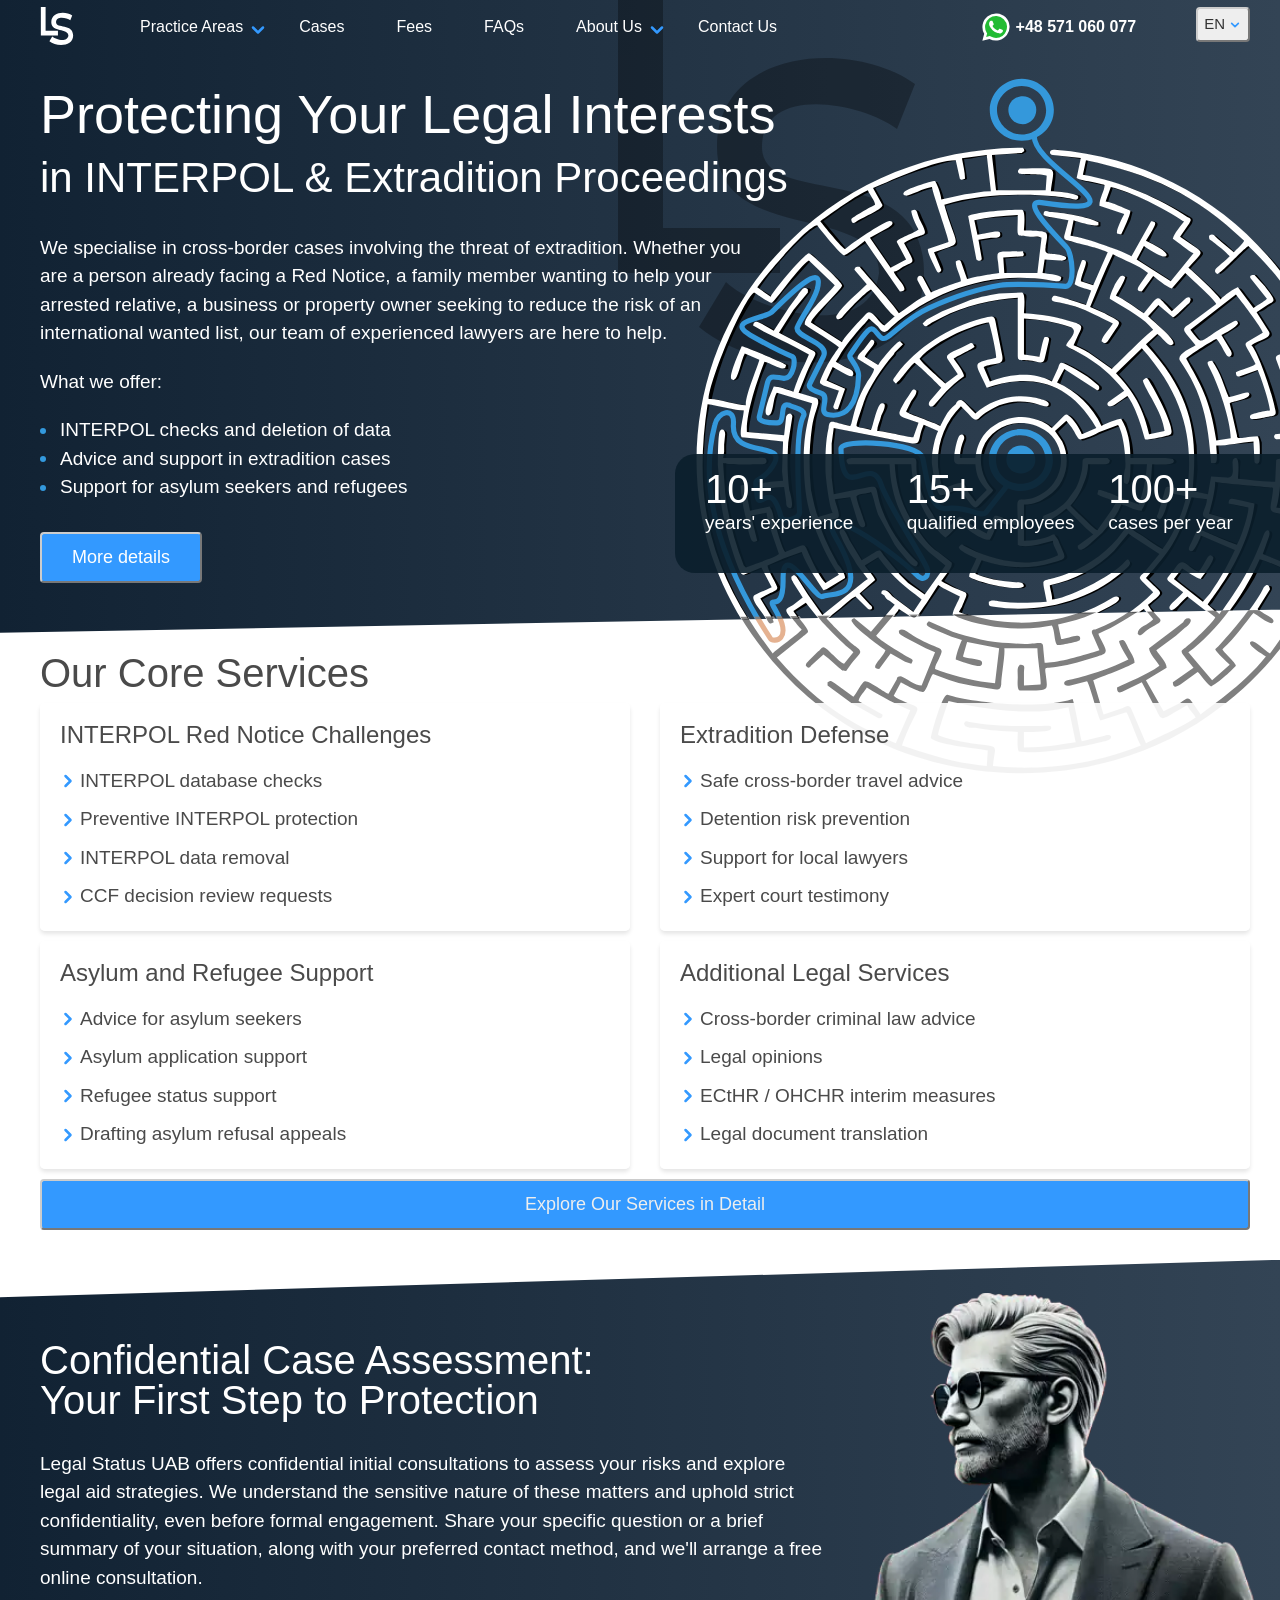
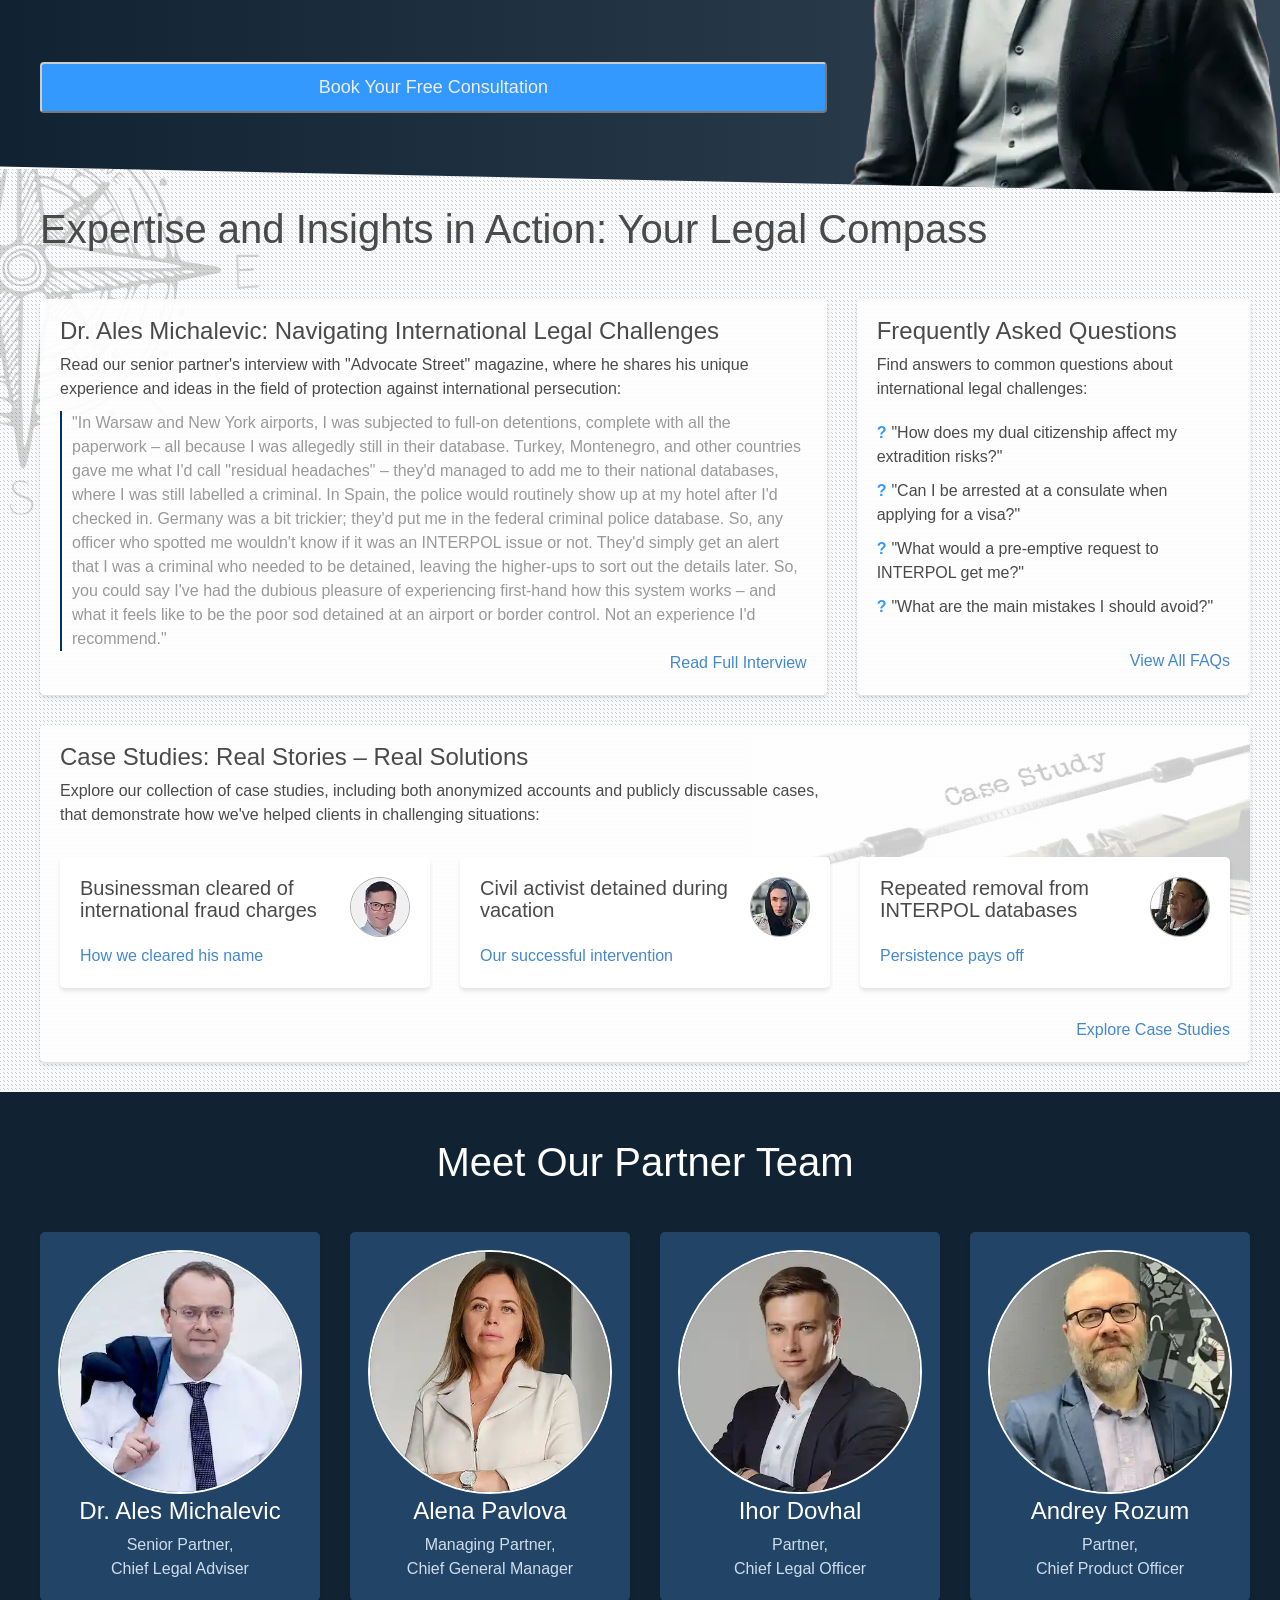
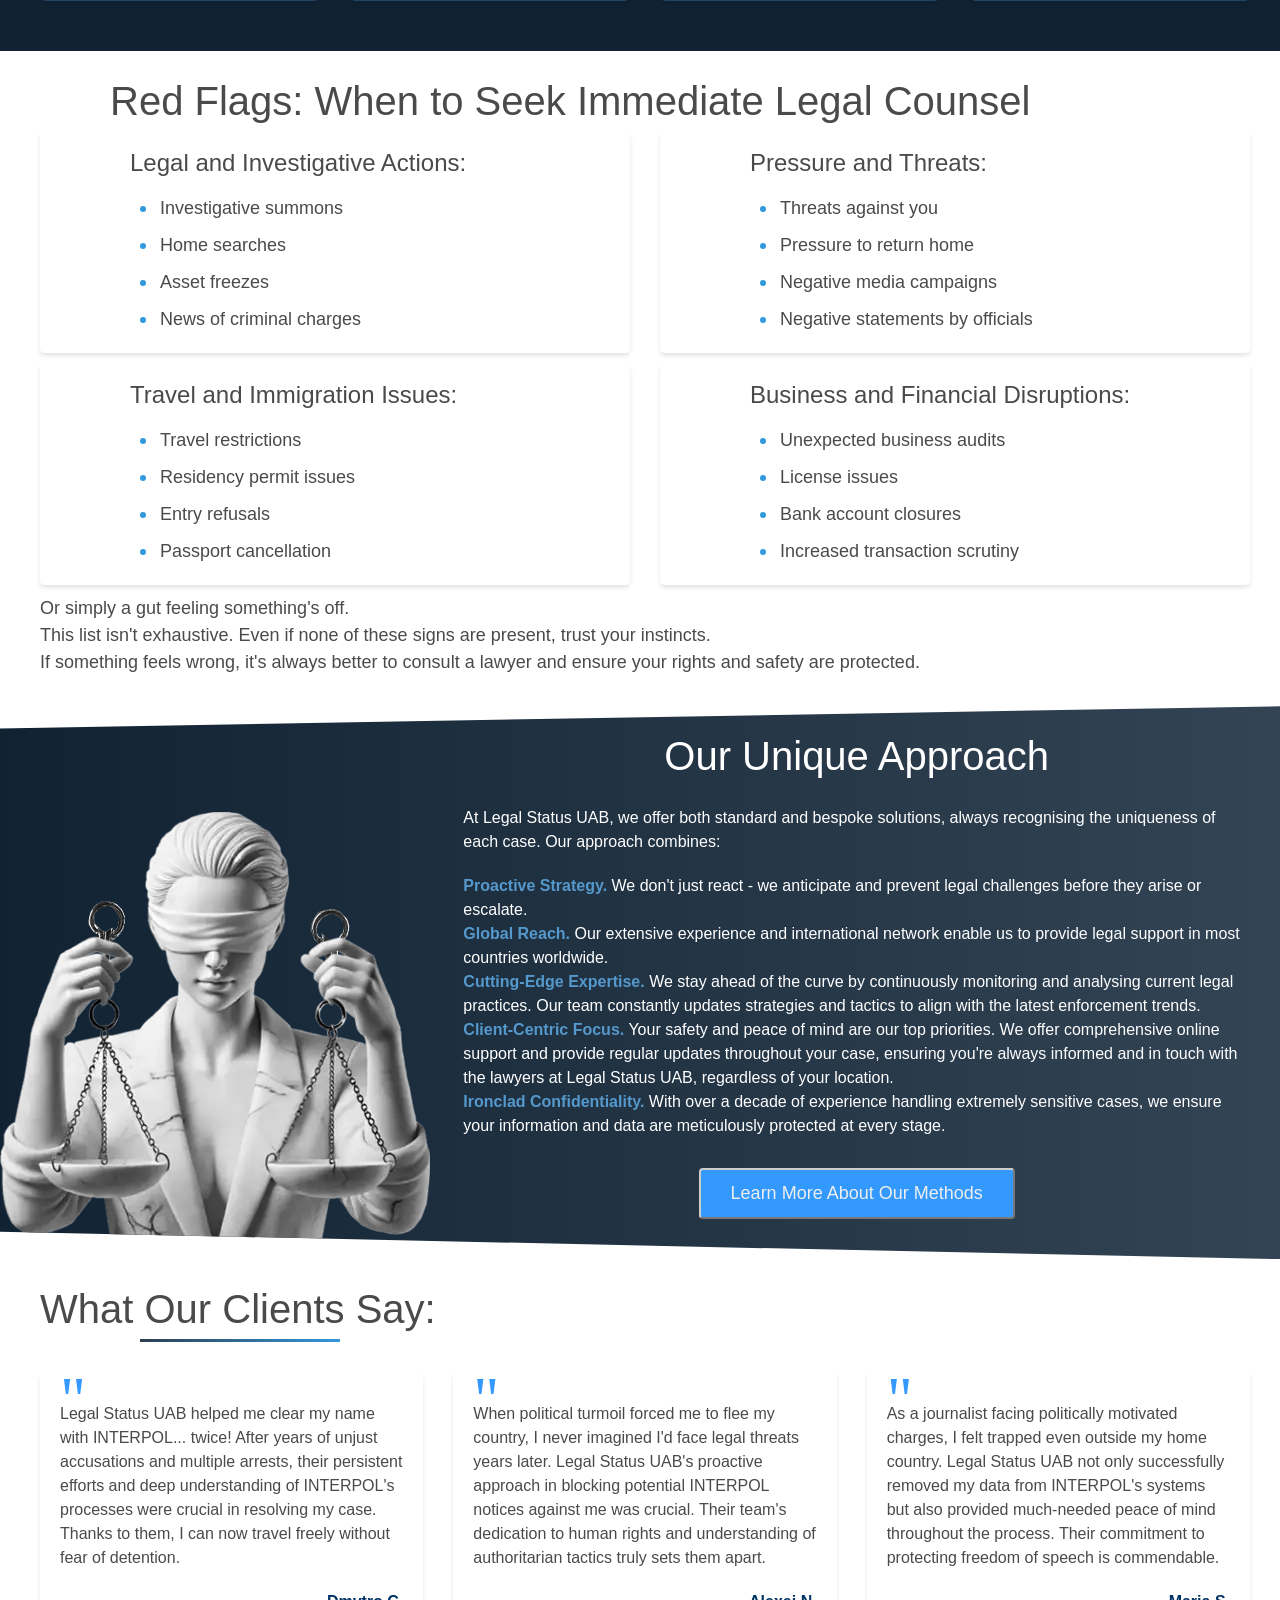
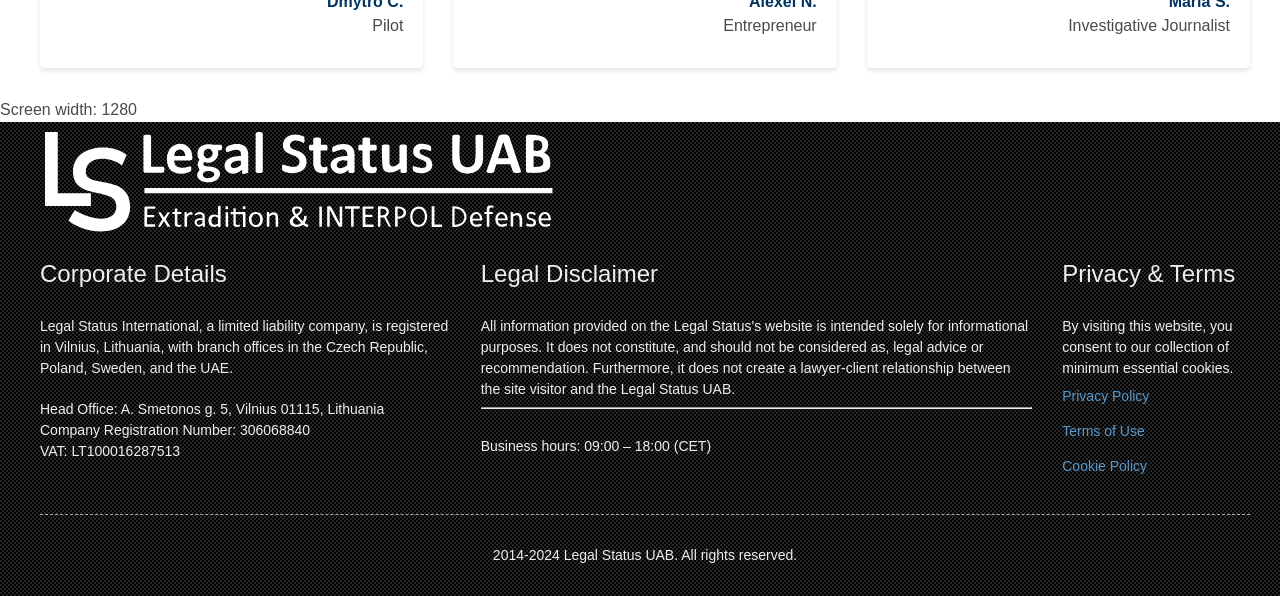
<file: index.html>
<!DOCTYPE html>
<html lang='en'>
<head>
<meta name="robots" content="noindex">
	<meta charset='UTF-8'>
	<meta name='viewport' content='width=device-width, initial-scale=1.0'>
	<meta name='description' content='Legal Status UAB – expert legal support in INTERPOL cases, extradition, and asylum matters. We offer data removal, extradition defence, and proactive strategies to safeguard client rights globally with full confidentiality.'>
	<title>Home - Legal status UAB</title>
	<link href='assets/css/core.css?v=aligned-lists-1' rel='stylesheet'>
	<link rel='preload' fetchpriority='high' as='image' href='assets/svg/lab.svg' type='image/svg+xml'>
	<link href='assets/css/bit.css?v=compact-lists-20' rel='stylesheet' media='print' onload="this.media='all'">
	<link href='assets/css/mob.css?v=mobile-buttons-40' rel='stylesheet' media='only screen and (max-width: 800px)'>
	<link href='assets/css/tv.css?v=compact-lists-20' rel='stylesheet' media='only screen and (min-width: 2000px)'>
	<link href='assets/css/print.css?v=compact-lists-20' rel='stylesheet' media='print'>
	<link rel='shortcut icon' type='image/x-icon' href='assets/favicon.svg'>
</head>
<body>
	<header class='header'>
		<nav aria-label='main navigation'>
			<input type='checkbox' id='m-menu'>
			<label class='hamb' for='m-menu'></label>
			<ul class='menu'>
				<li><a class='logo' href='index.html'><img src='assets/svg/LS.svg' alt='Legal Status UAB Logo'></a></li>
				<li class='has-drop'>
					<a href='internal.html'>Practice Areas</a>
					<ul class='submenu'>
						<li><a href='#1.1'>INTERPOL Removal</a></li>
						<li><a href='#1.2'>INTERPOL Pre-emptive</a></li>
						<li><a href='#1.3'>Extradition Defence</a></li>
						<li><a href='#1.4'>Asylum Support</a></li>
						<li><a href='#1.5'>Database Checks</a></li>
						<li><a href='#1.6'>Legal Advice</a></li>
					</ul>
				</li>
				<li><a href='#2'>Cases</a></li>
				<li><a href='#3'>Fees</a></li>
				<li><a href='#4'>FAQs</a></li>
				<li class='has-drop'>
					<a href='#'>About Us</a>
					<ul class='submenu'>
						<li><a href='#5.1'>Our Team</a></li>
						<li><a href='#5.2'>News & Media</a></li>
						<li><a href='#5.3'>Areas We Serve</a></li>
						<li><a href='#5.4'>Careers</a></li>
						<li><a href='#5.5'>Volunteering</a></li>
						<li><a href='#5.6'>Privacy Policy</a></li>
					</ul>
				</li>
				<li><a href='#6'>Contact Us</a></li>
			</ul>
		</nav>
		<div class='nav-end'>
			<a class='whats' href='https://wa.me/48571060077' target='_blank' rel='noopener noreferrer'>
				<svg aria-label='Contact us via WhatsApp' xmlns='http://www.w3.org/2000/svg' width='3rem' height='3rem' viewBox='0 0 22 22'><path class='w1' d='M20 11a9 9 0 0 1-13.49 7.8L3 19l.54-2.97A9 9 0 1 1 20 11z'/><path class='w2' d='M18.08 3.93A10 10 0 0 0 2.35 15.98L1 21l5.23-1.24A10 10 0 0 0 18.08 3.93zm-7.07 15.05a8.03 8.03 0 0 1-3.82-.97l-.67-.37-.75.18-1.97.46.49-1.78.21-.8-.41-.72a7.98 7.98 0 0 1 12.57-9.64 8 8 0 0 1-5.65 13.64z'/><path class='w2' d='M15.9 14.55c-.21.59-1.23 1.15-1.69 1.19-.46.04-.88.21-2.99-.62-2.54-1-4.14-3.6-4.26-3.77-.13-.17-1.02-1.35-1.02-2.58s.64-1.83.87-2.08c.23-.25.5-.31.67-.31h.47c.18.01.38.02.57.43.22.5.7 1.73.77 1.86s.1.27.02.43-.13.27-.25.42l-.38.44c-.12.12-.25.25-.11.5.15.25.65 1.07 1.39 1.73.96.85 1.76 1.11 2.01 1.24.25.13.39.11.54-.06.15-.17.62-.73.79-.98s.33-.21.56-.12 1.46.68 1.71.81c.25.12.41.18.47.29.07.1.07.6-.14 1.18z'/></svg>
				<b>+48 571 060 077</b>
			</a>
			<div class='lang'>
				<input type='checkbox' id='lang-toggle' class='lang-toggle'>
				<label for='lang-toggle' class='lang-button btn'>EN<img src='assets/svg/down.svg' alt='Select your language'></label>
				<div class='lang-unit'>
					<a href='#EN' class='active'><img src='assets/svg/flags/flag-gb.svg' alt='Select language'>English</a>
					<a href='#BE'><img src='assets/svg/flags/flag-by.svg' alt='Выберы мову'>Беларуская</a>
					<a href='#RU'><img src='assets/svg/flags/flag-ru.svg' alt='Выбери язык'>Русский</a>
				</div>
			</div>
		</div>
	</header>
	<main class='main'>
		<section class='cover'>
			<header>
				<h1>Protecting Your Legal Interests <span>in&nbsp;INTERPOL & Extradition Proceedings</span></h1>
			</header>
			<div>
				<p>
				We specialise in cross-border cases involving the threat of extradition. Whether you are a person already facing a Red Notice, a family member wanting to help your arrested relative, a&nbsp;business or property owner seeking&nbsp;to reduce the risk of an international wanted list, our team of experienced lawyers are here to help.
				</p>
				<p>What we offer:</p>
				<ul>
					<li>INTERPOL checks and deletion of data</li>
					<li>Advice and support in extradition cases</li>
					<li>Support for asylum seekers and refugees</li>
				</ul>
			</div>
			<footer>
				<a class='btn' role='button' href='#b2'>More details</a>
				<div class='stats'>
					<div class='c-3x'>
						<div>
							<h2>10+</h2>
							<p>years' experience</p>
						</div>
						<div>
							<h2>15+</h2>
							<p>qualified employees</p>
						</div>
						<div>
							<h2>100+</h2>
							<p>cases per year</p>
						</div>
					</div>
				</div>
			</footer>
		</section>
		<section class='services c-2x padd aligned-lists'>
			<header>
				<h2>Our Core Services</h2>
			</header>
			<div>
				<header>
					<h3>INTERPOL Red Notice Challenges</h3>
				</header>
				<ul>
					<li>INTERPOL database checks</li>
					<li>Preventive INTERPOL protection</li>
					<li>INTERPOL data removal</li>
					<li>CCF decision review requests</li>
				</ul>
			</div>
			<div>
				<header>
					<h3>Extradition Defense</h3>
				</header>
				<ul>
					<li>Safe cross-border travel advice</li>
					<li>Detention risk prevention</li>
					<li>Support for local lawyers</li>
					<li>Expert court testimony</li>
				</ul>
			</div>
			<div>
				<header>
					<h3>Asylum and Refugee Support</h3>
				</header>
				<ul>
					<li>Advice for asylum seekers</li>
					<li>Asylum application support</li>
					<li>Refugee status support</li>
					<li>Drafting asylum refusal appeals</li>
				</ul>
			</div>
			<div>
				<header>
					<h3>Additional Legal Services</h3>
				</header>
				<ul>
					<li>Cross-border criminal law advice</li>
					<li>Legal opinions</li>
					<li>ECtHR / OHCHR interim measures</li>
					<li>Legal document translation</li>
				 </ul>
			</div>
			<div class='hidden'></div>
			<footer>
				<a class='btn big' role='button' href='#b2'>Explore Our Services in Detail</a>
			</footer>
		</section>
		<section class='free c-left-wider'>
			<header>
				<h2>Confidential Case Assessment:<br>Your First Step to Protection</h2>
			</header>
			<div>
				<p>Legal Status UAB offers confidential initial consultations to assess your risks and explore legal aid strategies. We understand the sensitive nature of these matters and uphold strict confidentiality, even before formal engagement. Share your specific question or a brief summary of your situation, along with your preferred contact method, and we'll arrange a free online consultation.</p>
			</div>
			<div class='hidden'></div>
			<footer>
				<a class='btn big' role='button' href='#b2'>Book Your Free Consultation</a>
			</footer>
		</section>
		<section class='inside c-left-wider padd'>
			<header>
				<h2>Expertise and Insights in Action: Your Legal Compass</h2>
			</header>
			<section>
				<header>
					<h3>Dr. Ales Michalevic: Navigating International Legal Challenges</h3>
				</header>
				<p>
					Read our senior partner's interview with "Advocate Street" magazine, where he shares his unique experience and ideas in the field of protection against international persecution:
				</p>
				<blockquote>
					"In Warsaw and New York airports, I was subjected to full-on detentions, complete with all the paperwork – all because I was allegedly still in their database. Turkey, Montenegro, and other countries gave me what I'd call "residual headaches" – they'd managed to add me to their national databases, where I was still labelled a criminal. In Spain, the police would routinely show up at my hotel after I'd checked in. Germany was a bit trickier; they'd put me in the federal criminal police database. So, any officer who spotted me wouldn't know if it was an INTERPOL issue or not. They'd simply get an alert that I was a criminal who needed to be detained, leaving the higher-ups to sort out the details later.
					So, you could say I've had the dubious pleasure of experiencing first-hand how this system works – and what it feels like to be the poor sod detained at an airport or border control. Not an experience I'd recommend."
				</blockquote>
				<footer>
					<a href='#'>Read Full Interview</a>
				</footer>
			</section>
			<section>
				<header>
					<h3>Frequently Asked Questions</h3>
				</header>
				<p>Find answers to common questions about international legal challenges:</p>
				<ul class='faq-list'>
					<li>"How does my dual citizenship affect my extradition risks?"</li>
					<li>"Can I be arrested at a consulate when applying for a visa?"</li>
					<li>"What would a pre-emptive request to INTERPOL get me?"</li>
					<li>"What are the main mistakes I should avoid?"</li>
				</ul>
				<footer>
					<a href='#b2'>View All FAQs</a>
				</footer>
			</section>
			<section class='case-cards c-3x padd'>
				<header>
					<h3>Case Studies: Real Stories – Real Solutions</h3>
					<p>Explore our collection of case studies, including both anonymized accounts and publicly discussable cases, that demonstrate how we've helped clients in challenging situations:</p>
				</header>
					<div>
						<header>
							<h4>Businessman cleared of international fraud charges</h4>
							<span class='case-image'>
								<img src='assets/img/Alexey.webp' alt='Businessman case study' loading='lazy'>
							</span>
						</header>
						<footer>
							<a href='#'>How we cleared his name</a>
						</footer>
					</div>
					<div>
						<header>
							<h4>Civil activist detained during vacation</h4>
							<span class='case-image'>
								<img src='assets/img/Diana.webp' alt='Civil activist case study' loading='lazy'>
							</span>					
						</header>
						<footer>
							<a href='#'>Our successful intervention</a>
						</footer>
					</div>
					<div>
						<header>
						<h4>Repeated removal from INTERPOL databases</h4>
							<span class='case-image'>
								<img src='assets/img/Dmytro.webp' alt='Repeated removal case study' loading='lazy'>
							</span>
						</header>						
						<footer>
							<a href='#'>Persistence pays off</a>
						</footer>
					</div>
				<footer>
					<a href='#b2'>Explore Case Studies</a>
				</footer>
			</section>
		</section>
		<section class='team c-4x padd'>
			<header>
				<h2>Meet Our Partner Team</h2>
			</header>
			<figure>
				<img src='assets/img/Ales_Michalevic.webp' alt='Dr. Ales Michalevic' loading='lazy'>
				<figcaption>
					<header>
						<h3>Dr. Ales Michalevic</h3>
					</header>
					<p>Senior Partner,<br>Chief Legal Adviser</p>
				</figcaption>
			</figure>
			<figure>
				<img src='assets/img/Alena_Pavlova.webp' alt='Alena Pavlova' loading='lazy'>
				<figcaption>
					<header>
						<h3>Alena Pavlova</h3>
					</header>
					<p>Managing Partner,<br>Chief General Manager</p>
				</figcaption>
			</figure>
			<figure>
				<img src='assets/img/Ihor_Dovhal.webp' alt='Ihor Dovhal' loading='lazy'>
				<figcaption>
					<header>
						<h3>Ihor Dovhal</h3>
					</header>
					<p>Partner,<br>Chief Legal Officer</p>
				</figcaption>
			</figure>
			<figure>
				<img src='assets/img/Andrey_Rozum.webp' alt='Andrey Rozum' loading='lazy'>
				<figcaption>
					<header>
						<h3>Andrey Rozum</h3>
					</header>
					<p>Partner,<br>Chief Product Officer</p>
				</figcaption>
			</figure>
		</section>
		<section class='redfl c-2x padd aligned-lists'>
			<header>
				<h2>Red Flags: When to Seek Immediate Legal Counsel</h2>
			</header>
			<div>
				<header>
					<h3>Legal and Investigative Actions:</h3>
				</header>
				<ul>
					<li>Investigative summons</li>
					<li>Home searches</li>
					<li>Asset freezes</li>
					<li>News of criminal charges</li>
				</ul>
			</div>
			<div>
				<header>
					<h3>Pressure and Threats:</h3>
				</header>
				<ul>
					<li>Threats against you</li>
					<li>Pressure to return home</li>
					<li>Negative media campaigns</li>
					<li>Negative statements by officials</li>
				</ul>
			</div>
			<div>
				<header>
					<h3>Travel and Immigration Issues:</h3>
				</header>
				<ul>
					<li>Travel restrictions</li>
					<li>Residency permit issues</li>
					<li>Entry refusals</li>
					<li>Passport cancellation</li>
				</ul>
			</div>
			<div>
				<header>
					<h3>Business and Financial Disruptions:</h3>
				</header>
				<ul>
					<li>Unexpected business audits</li>
					<li>License issues</li>
					<li>Bank account closures</li>
					<li>Increased transaction scrutiny</li>
				</ul>
			</div>
			<footer>
				<p>
					Or simply a gut feeling something's off.<br>
					This list isn't exhaustive. Even if none of these signs are present, trust your instincts.<br>
					If something feels wrong, it's always better to consult a lawyer and ensure your rights and safety are protected.
				</p>
			</footer>
		</section>
		<section class='approach c-right-wider'>
			<div class='hidden'></div>
			<header>
				<h2>Our Unique Approach</h2>
			</header>
			<div class='hidden'></div>
			<div>
				<p>At Legal Status UAB, we offer both standard and bespoke solutions, always recognising the uniqueness of each case. Our approach combines:</p>
				<ul>
				  <li><strong>Proactive Strategy.</strong> We don't just react - we anticipate and prevent legal challenges before they arise or escalate.</li>
				  <li><strong>Global Reach.</strong> Our extensive experience and international network enable us to provide legal support in most countries worldwide.</li>
				  <li><strong>Cutting-Edge Expertise.</strong> We stay ahead of the curve by continuously monitoring and analysing current legal practices. Our team constantly updates strategies and tactics to align with the latest enforcement trends.</li>
				  <li><strong>Client-Centric Focus.</strong> Your safety and peace of mind are our top priorities. We offer comprehensive online support and provide regular updates throughout your case, ensuring you're always informed and in touch with the lawyers at Legal Status UAB, regardless of your location.</li>
				  <li><strong>Ironclad Confidentiality.</strong> With over a decade of experience handling extremely sensitive cases, we ensure your information and data are meticulously protected at every stage.</li>
				</ul>
			</div>
			<div></div>
			<footer>
				<a class='btn' role='button' href='#b2'>Learn More About Our Methods</a>
			</footer>
		</section>
		<section class='refs c-3x padd'>
			<header>
				<h2>What Our Clients Say:</h2>
			</header>
				<div>
					<p>Legal Status UAB helped me clear my name with INTERPOL... twice! After years of unjust accusations and multiple arrests, their persistent efforts and deep understanding of INTERPOL's processes were crucial in resolving my case. Thanks to them, I can now travel freely without fear of detention.</p>
					<footer>
						<p><strong>Dmytro C.</strong>Pilot</p>
					</footer>
				</div>
				<div>
					<p>When political turmoil forced me to flee my country, I never imagined I'd face legal threats years later. Legal Status UAB's proactive approach in blocking potential INTERPOL notices against me was crucial. Their team's dedication to human rights and understanding of authoritarian tactics truly sets them apart.</p>
					<footer>
						<p><strong>Alexei N.</strong>Entrepreneur</p>
					</footer>
				</div>
				<div>
					<p>As a journalist facing politically motivated charges, I felt trapped even outside my home country. Legal Status UAB not only successfully removed my data from INTERPOL's systems but also provided much-needed peace of mind throughout the process. Their commitment to protecting freedom of speech is commendable.</p>
					<footer>
						<p><strong>Maria S.</strong>Investigative Journalist</p>
					</footer>
				</div>
		</section>
	</main>
	<div class=''>
		<div>Screen width: <span id='width1'></span></div>
	</div>
  <footer class='footer'>
		<a class='f-logo' href='index.html' aria-label='Legal Status UAB logo'></a>
		<div class='c-foot'>
			<section>
				<h3>Corporate Details</h3>
				<p>Legal Status International, a limited liability company, is registered in Vilnius, Lithuania, with branch offices in the Czech Republic, Poland, Sweden, and the UAE.</p>
				<p>
					Head Office: A. Smetonos g. 5, Vilnius 01115, Lithuania<br>
					Company Registration Number: 306068840<br>
					VAT: LT100016287513			  
				</p>
			</section>
			<section>
				<h3>Legal Disclaimer</h3>
				<p>All information provided on the Legal Status's website is intended solely for informational purposes. It does not constitute, and should not be considered as, legal advice or recommendation. Furthermore, it does not create a lawyer-client relationship between the site visitor and the Legal Status UAB.</p>
				<hr>
				<p>Business hours: 09:00 – 18:00 (CET)</p>
			</section>
			<section>
				<h3>Privacy & Terms</h3>
				<p>By visiting this website, you consent to our collection of minimum essential cookies.</p>
				<ul>
					<li><a href='#'>Privacy Policy</a></li>
					<li><a href='#'>Terms of Use</a></li>
					<li><a href='#'>Cookie Policy</a></li>
				</ul>
			</section>
			<div class='copyright'>
					<p>2014-2024 Legal Status UAB. All rights reserved.</p>
			</div>
		</div>
	</footer>
	<script src='assets/js/scroll.js' defer></script>
	<script>
		const widthOutput = document.querySelector("#width1");
		function updateSize() {
			widthOutput.textContent = window.innerWidth;
		}
		updateSize();
		window.addEventListener("resize", updateSize);
	</script>
</body>
</html>
</file>
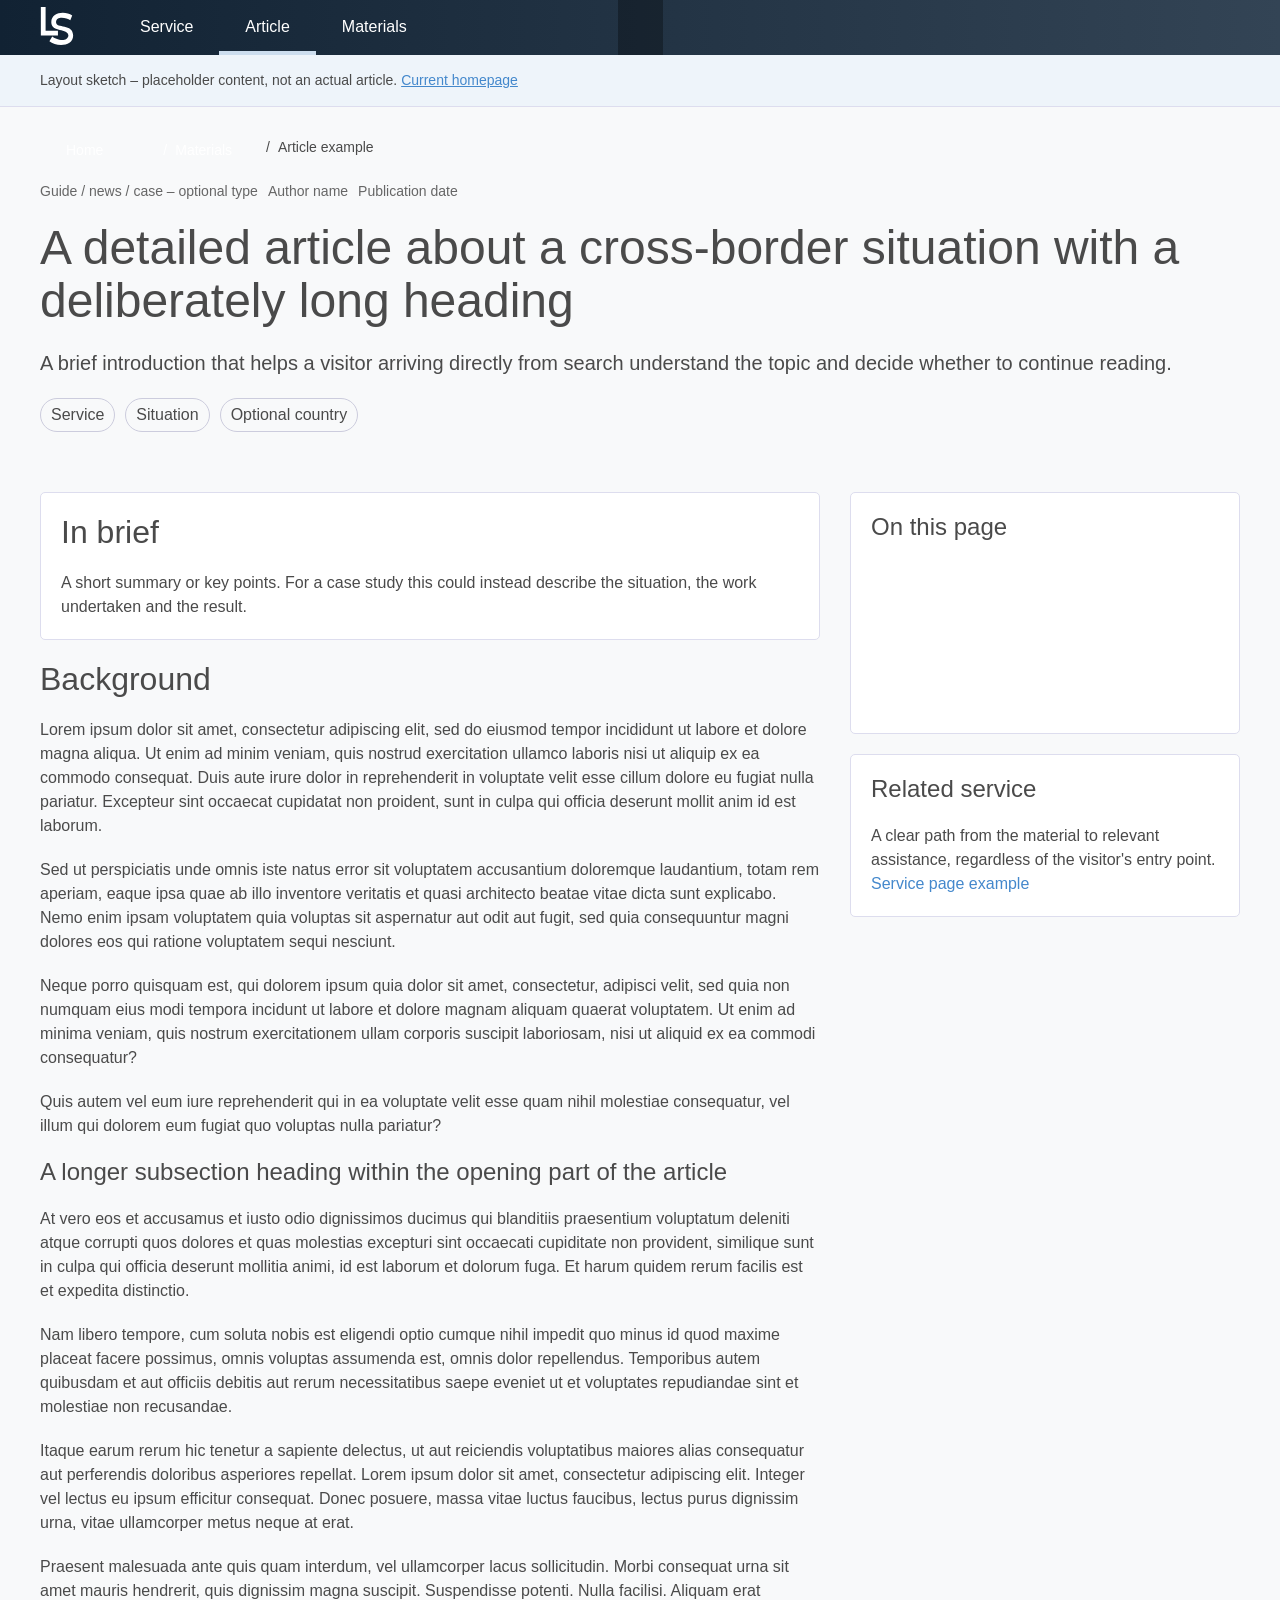
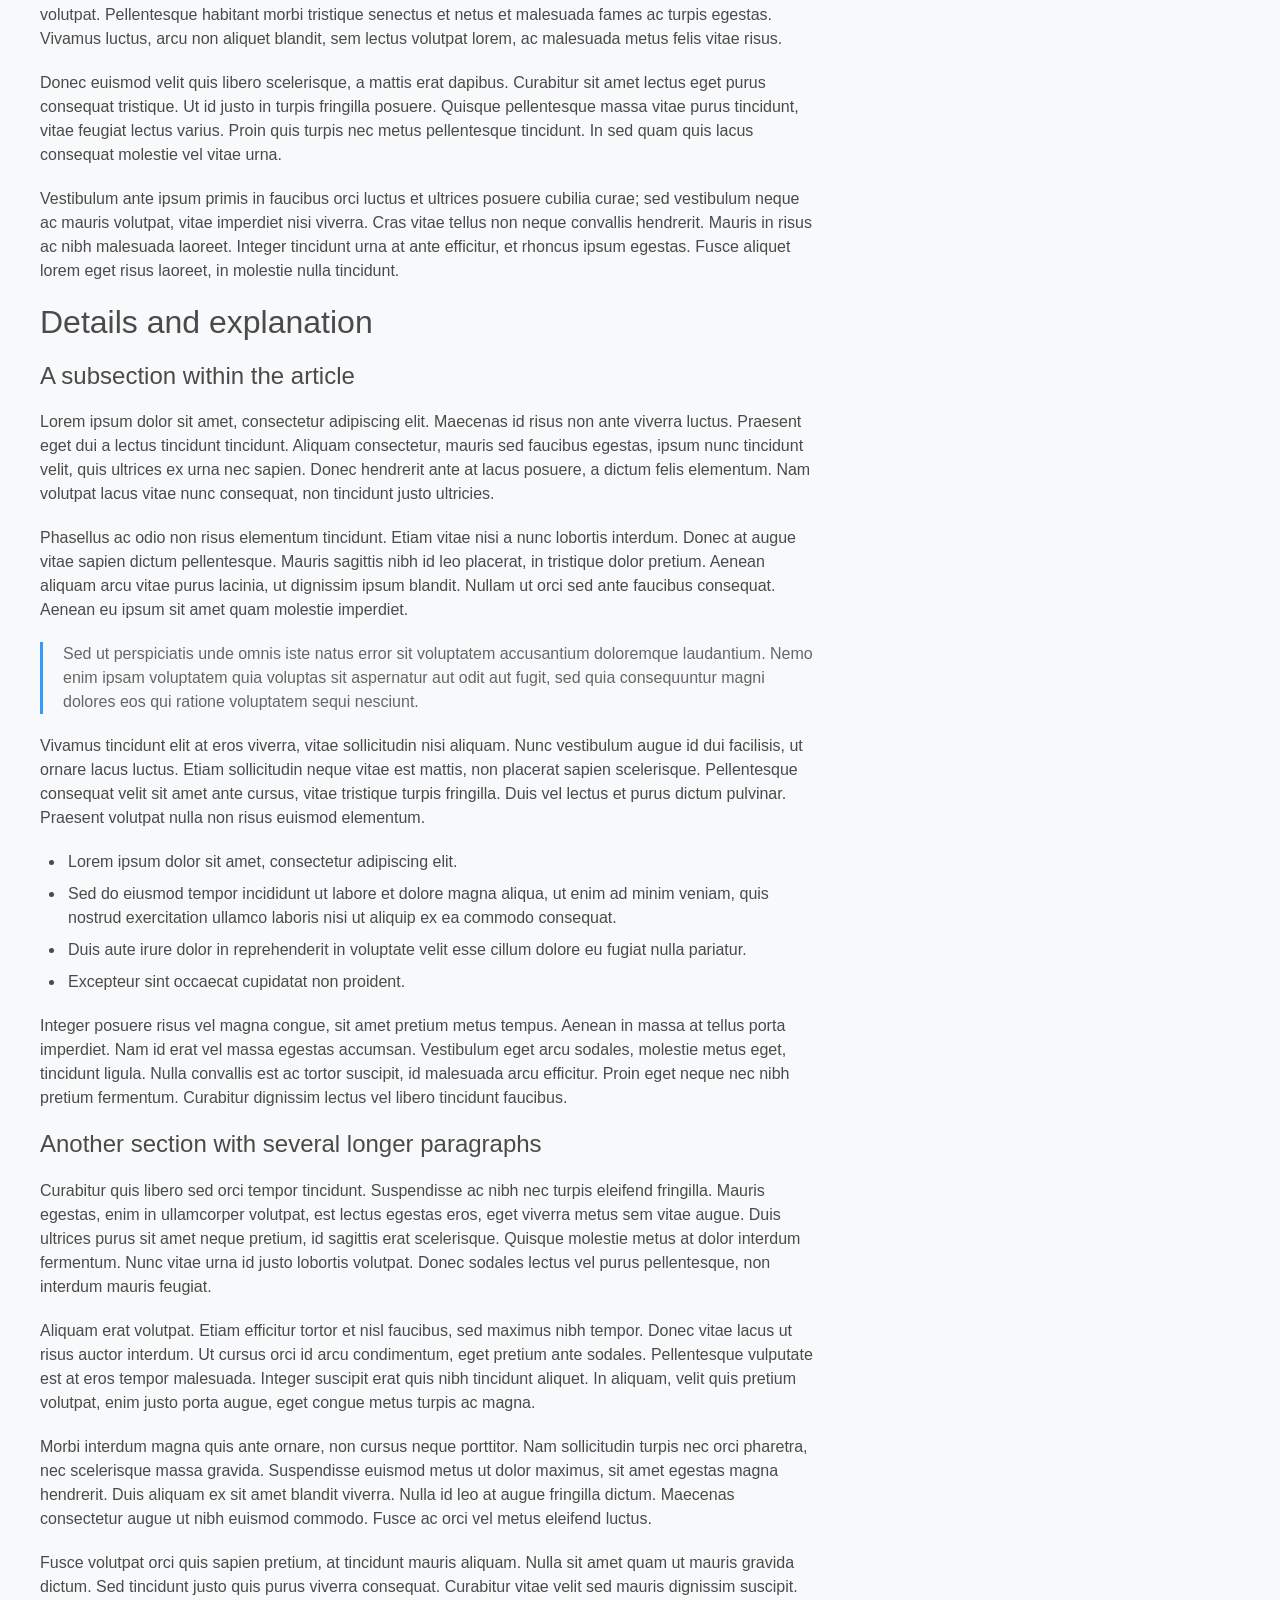
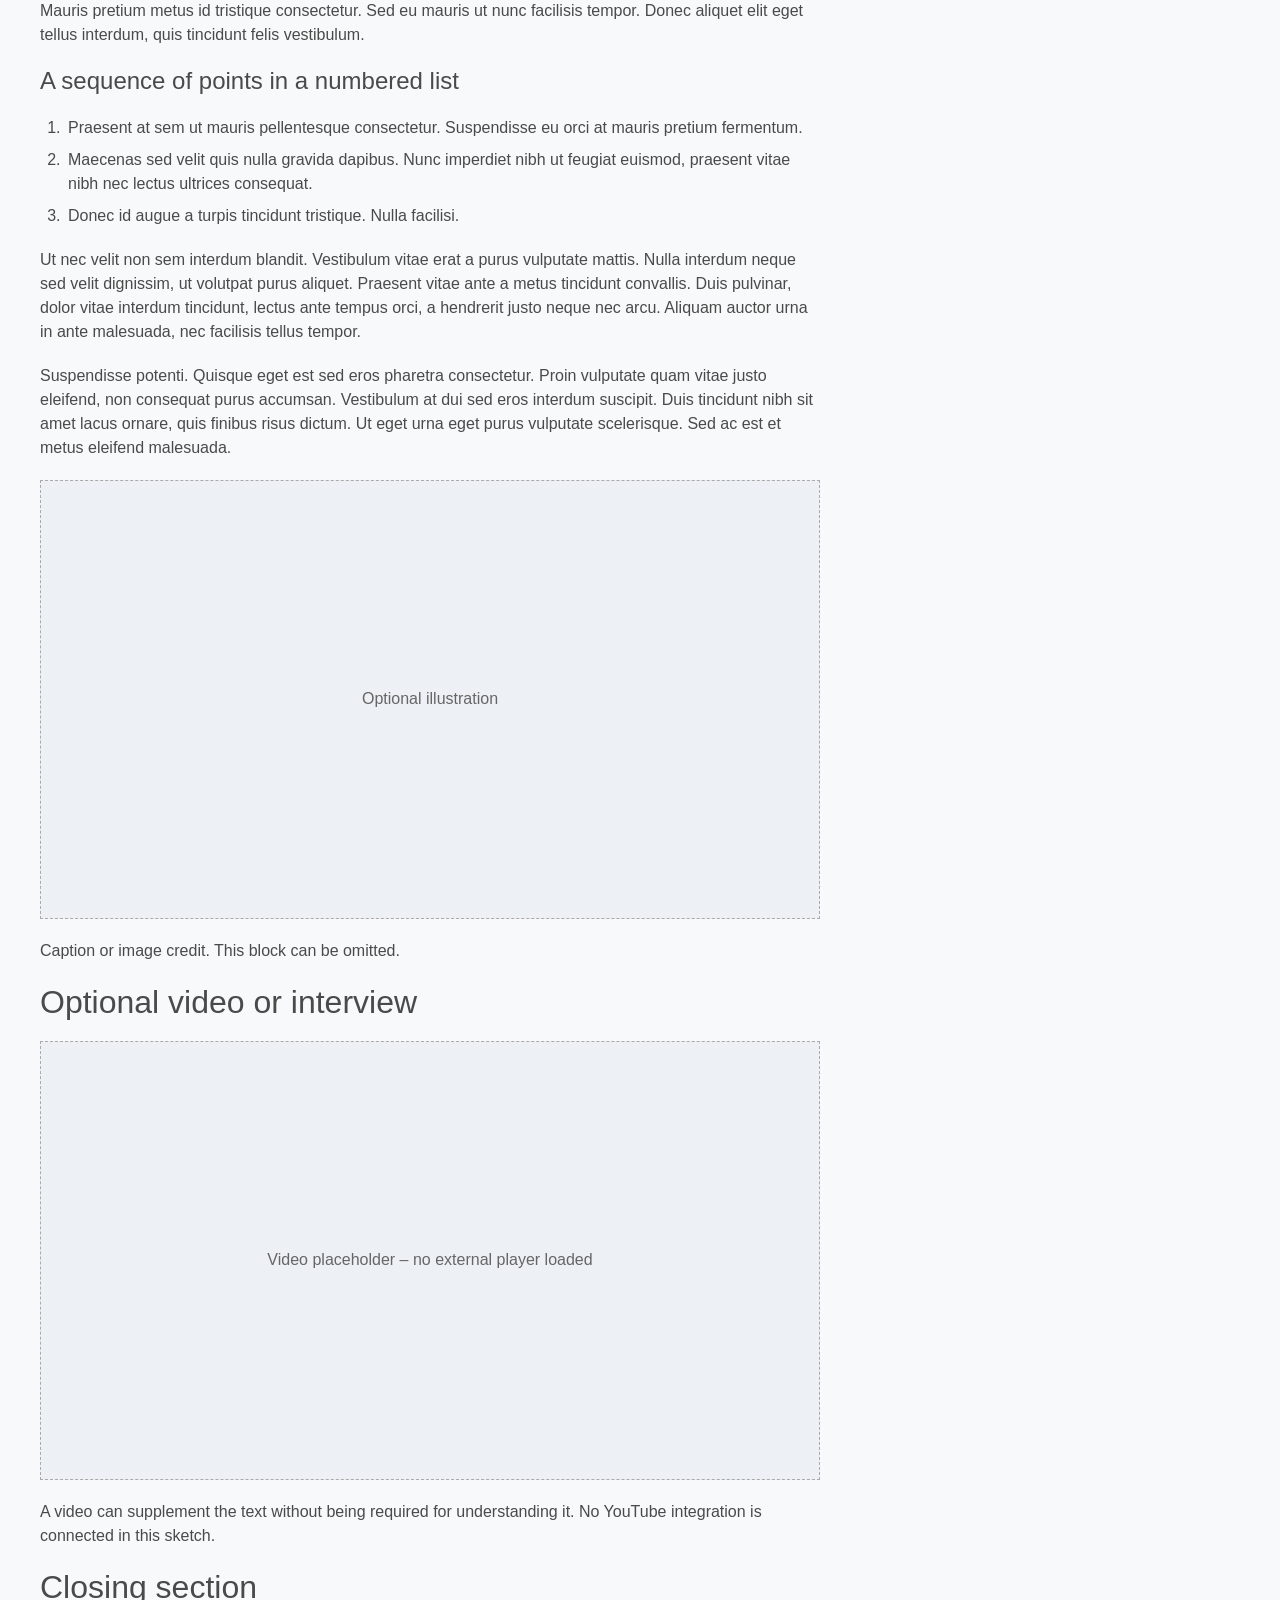
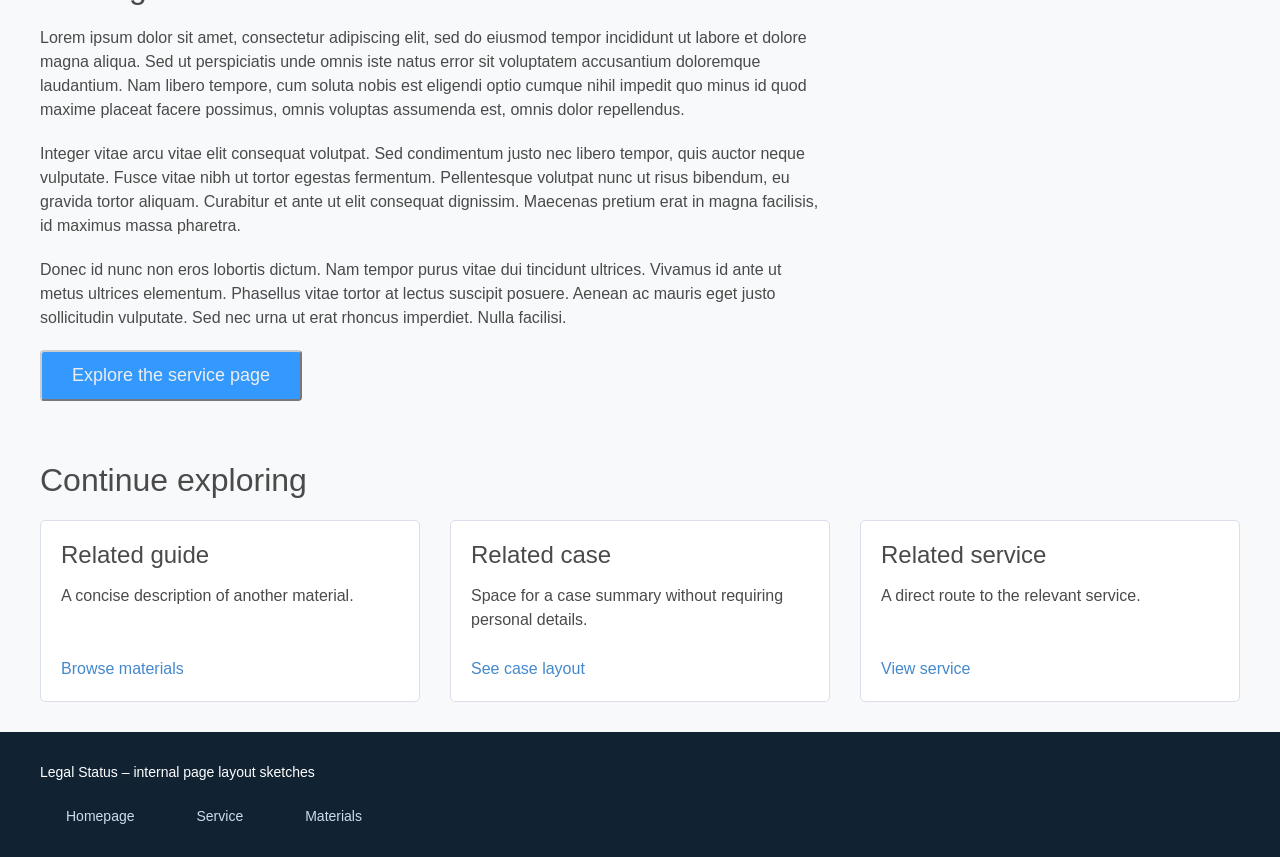
<file: article.html>
<!doctype html>
<html lang="en" dir="ltr">
<head>
  <meta charset="utf-8">
  <meta name="viewport" content="width=device-width, initial-scale=1">
  <meta name="robots" content="noindex">
  <title>Article page – layout sketch</title>
  <link rel="stylesheet" href="assets/css/core.css?v=aligned-lists-1">
  <link rel="stylesheet" href="assets/css/bit.css?v=compact-lists-20">
  <link rel="stylesheet" href="assets/css/mob.css?v=mobile-buttons-40" media="(max-width: 800px)">
  <link rel="stylesheet" href="assets/css/tv.css?v=compact-lists-20" media="(min-width: 2000px)">
  <link rel="stylesheet" href="assets/css/internal.css?v=1">
</head>
<body>
  <header class="header"><nav aria-label="Layout examples"><input type="checkbox" id="m-menu"><label class="hamb" for="m-menu" aria-label="Toggle navigation"></label><ul class="menu"><li><a class="logo" href="index.html"><img src="assets/svg/LS.svg" alt="Legal Status home"></a></li><li><a href="internal.html">Service</a></li><li class="active"><a href="article.html" aria-current="page">Article</a></li><li><a href="materials.html">Materials</a></li></ul></nav></header>
  <div class="draft-note">Layout sketch – placeholder content, not an actual article. <a href="index.html">Current homepage</a></div>
  <main class="page">
    <header class="page-section page-stack">
      <nav class="page-crumbs" aria-label="Breadcrumb"><a href="index.html">Home</a><a href="materials.html">Materials</a><span aria-current="page">Article example</span></nav>
      <div class="page-meta"><span>Guide / news / case – optional type</span><span>Author name</span><span>Publication date</span></div>
      <h1>A detailed article about a cross-border situation with a deliberately long heading</h1>
      <p class="page-lead">A brief introduction that helps a visitor arriving directly from search understand the topic and decide whether to continue reading.</p>
      <div class="page-tags" aria-label="Example topic labels"><span>Service</span><span>Situation</span><span>Optional country</span></div>
    </header>
    <div class="page-section page-grid">
      <article class="page-prose">
        <div class="page-panel page-prose"><h2>In brief</h2><p>A short summary or key points. For a case study this could instead describe the situation, the work undertaken and the result.</p></div>
        <section class="page-prose page-anchor" id="background">
          <h2>Background</h2>
          <p>Lorem ipsum dolor sit amet, consectetur adipiscing elit, sed do eiusmod tempor incididunt ut labore et dolore magna aliqua. Ut enim ad minim veniam, quis nostrud exercitation ullamco laboris nisi ut aliquip ex ea commodo consequat. Duis aute irure dolor in reprehenderit in voluptate velit esse cillum dolore eu fugiat nulla pariatur. Excepteur sint occaecat cupidatat non proident, sunt in culpa qui officia deserunt mollit anim id est laborum.</p>
          <p>Sed ut perspiciatis unde omnis iste natus error sit voluptatem accusantium doloremque laudantium, totam rem aperiam, eaque ipsa quae ab illo inventore veritatis et quasi architecto beatae vitae dicta sunt explicabo. Nemo enim ipsam voluptatem quia voluptas sit aspernatur aut odit aut fugit, sed quia consequuntur magni dolores eos qui ratione voluptatem sequi nesciunt.</p>
          <p>Neque porro quisquam est, qui dolorem ipsum quia dolor sit amet, consectetur, adipisci velit, sed quia non numquam eius modi tempora incidunt ut labore et dolore magnam aliquam quaerat voluptatem. Ut enim ad minima veniam, quis nostrum exercitationem ullam corporis suscipit laboriosam, nisi ut aliquid ex ea commodi consequatur?</p>
          <p>Quis autem vel eum iure reprehenderit qui in ea voluptate velit esse quam nihil molestiae consequatur, vel illum qui dolorem eum fugiat quo voluptas nulla pariatur?</p>
          <h3>A longer subsection heading within the opening part of the article</h3>
          <p>At vero eos et accusamus et iusto odio dignissimos ducimus qui blanditiis praesentium voluptatum deleniti atque corrupti quos dolores et quas molestias excepturi sint occaecati cupiditate non provident, similique sunt in culpa qui officia deserunt mollitia animi, id est laborum et dolorum fuga. Et harum quidem rerum facilis est et expedita distinctio.</p>
          <p>Nam libero tempore, cum soluta nobis est eligendi optio cumque nihil impedit quo minus id quod maxime placeat facere possimus, omnis voluptas assumenda est, omnis dolor repellendus. Temporibus autem quibusdam et aut officiis debitis aut rerum necessitatibus saepe eveniet ut et voluptates repudiandae sint et molestiae non recusandae.</p>
          <p>Itaque earum rerum hic tenetur a sapiente delectus, ut aut reiciendis voluptatibus maiores alias consequatur aut perferendis doloribus asperiores repellat. Lorem ipsum dolor sit amet, consectetur adipiscing elit. Integer vel lectus eu ipsum efficitur consequat. Donec posuere, massa vitae luctus faucibus, lectus purus dignissim urna, vitae ullamcorper metus neque at erat.</p>
          <p>Praesent malesuada ante quis quam interdum, vel ullamcorper lacus sollicitudin. Morbi consequat urna sit amet mauris hendrerit, quis dignissim magna suscipit. Suspendisse potenti. Nulla facilisi. Aliquam erat volutpat. Pellentesque habitant morbi tristique senectus et netus et malesuada fames ac turpis egestas. Vivamus luctus, arcu non aliquet blandit, sem lectus volutpat lorem, ac malesuada metus felis vitae risus.</p>
          <p>Donec euismod velit quis libero scelerisque, a mattis erat dapibus. Curabitur sit amet lectus eget purus consequat tristique. Ut id justo in turpis fringilla posuere. Quisque pellentesque massa vitae purus tincidunt, vitae feugiat lectus varius. Proin quis turpis nec metus pellentesque tincidunt. In sed quam quis lacus consequat molestie vel vitae urna.</p>
          <p>Vestibulum ante ipsum primis in faucibus orci luctus et ultrices posuere cubilia curae; sed vestibulum neque ac mauris volutpat, vitae imperdiet nisi viverra. Cras vitae tellus non neque convallis hendrerit. Mauris in risus ac nibh malesuada laoreet. Integer tincidunt urna at ante efficitur, et rhoncus ipsum egestas. Fusce aliquet lorem eget risus laoreet, in molestie nulla tincidunt.</p>
        </section>
        <section class="page-prose page-anchor" id="details">
          <h2>Details and explanation</h2>
          <h3>A subsection within the article</h3>
          <p>Lorem ipsum dolor sit amet, consectetur adipiscing elit. Maecenas id risus non ante viverra luctus. Praesent eget dui a lectus tincidunt tincidunt. Aliquam consectetur, mauris sed faucibus egestas, ipsum nunc tincidunt velit, quis ultrices ex urna nec sapien. Donec hendrerit ante at lacus posuere, a dictum felis elementum. Nam volutpat lacus vitae nunc consequat, non tincidunt justo ultricies.</p>
          <p>Phasellus ac odio non risus elementum tincidunt. Etiam vitae nisi a nunc lobortis interdum. Donec at augue vitae sapien dictum pellentesque. Mauris sagittis nibh id leo placerat, in tristique dolor pretium. Aenean aliquam arcu vitae purus lacinia, ut dignissim ipsum blandit. Nullam ut orci sed ante faucibus consequat. Aenean eu ipsum sit amet quam molestie imperdiet.</p>
          <blockquote>Sed ut perspiciatis unde omnis iste natus error sit voluptatem accusantium doloremque laudantium. Nemo enim ipsam voluptatem quia voluptas sit aspernatur aut odit aut fugit, sed quia consequuntur magni dolores eos qui ratione voluptatem sequi nesciunt.</blockquote>
          <p>Vivamus tincidunt elit at eros viverra, vitae sollicitudin nisi aliquam. Nunc vestibulum augue id dui facilisis, ut ornare lacus luctus. Etiam sollicitudin neque vitae est mattis, non placerat sapien scelerisque. Pellentesque consequat velit sit amet ante cursus, vitae tristique turpis fringilla. Duis vel lectus et purus dictum pulvinar. Praesent volutpat nulla non risus euismod elementum.</p>
          <ul>
            <li>Lorem ipsum dolor sit amet, consectetur adipiscing elit.</li>
            <li>Sed do eiusmod tempor incididunt ut labore et dolore magna aliqua, ut enim ad minim veniam, quis nostrud exercitation ullamco laboris nisi ut aliquip ex ea commodo consequat.</li>
            <li>Duis aute irure dolor in reprehenderit in voluptate velit esse cillum dolore eu fugiat nulla pariatur.</li>
            <li>Excepteur sint occaecat cupidatat non proident.</li>
          </ul>
          <p>Integer posuere risus vel magna congue, sit amet pretium metus tempus. Aenean in massa at tellus porta imperdiet. Nam id erat vel massa egestas accumsan. Vestibulum eget arcu sodales, molestie metus eget, tincidunt ligula. Nulla convallis est ac tortor suscipit, id malesuada arcu efficitur. Proin eget neque nec nibh pretium fermentum. Curabitur dignissim lectus vel libero tincidunt faucibus.</p>
          <h3>Another section with several longer paragraphs</h3>
          <p>Curabitur quis libero sed orci tempor tincidunt. Suspendisse ac nibh nec turpis eleifend fringilla. Mauris egestas, enim in ullamcorper volutpat, est lectus egestas eros, eget viverra metus sem vitae augue. Duis ultrices purus sit amet neque pretium, id sagittis erat scelerisque. Quisque molestie metus at dolor interdum fermentum. Nunc vitae urna id justo lobortis volutpat. Donec sodales lectus vel purus pellentesque, non interdum mauris feugiat.</p>
          <p>Aliquam erat volutpat. Etiam efficitur tortor et nisl faucibus, sed maximus nibh tempor. Donec vitae lacus ut risus auctor interdum. Ut cursus orci id arcu condimentum, eget pretium ante sodales. Pellentesque vulputate est at eros tempor malesuada. Integer suscipit erat quis nibh tincidunt aliquet. In aliquam, velit quis pretium volutpat, enim justo porta augue, eget congue metus turpis ac magna.</p>
          <p>Morbi interdum magna quis ante ornare, non cursus neque porttitor. Nam sollicitudin turpis nec orci pharetra, nec scelerisque massa gravida. Suspendisse euismod metus ut dolor maximus, sit amet egestas magna hendrerit. Duis aliquam ex sit amet blandit viverra. Nulla id leo at augue fringilla dictum. Maecenas consectetur augue ut nibh euismod commodo. Fusce ac orci vel metus eleifend luctus.</p>
          <p>Fusce volutpat orci quis sapien pretium, at tincidunt mauris aliquam. Nulla sit amet quam ut mauris gravida dictum. Sed tincidunt justo quis purus viverra consequat. Curabitur vitae velit sed mauris dignissim suscipit. Mauris pretium metus id tristique consectetur. Sed eu mauris ut nunc facilisis tempor. Donec aliquet elit eget tellus interdum, quis tincidunt felis vestibulum.</p>
          <h3>A sequence of points in a numbered list</h3>
          <ol>
            <li>Praesent at sem ut mauris pellentesque consectetur. Suspendisse eu orci at mauris pretium fermentum.</li>
            <li>Maecenas sed velit quis nulla gravida dapibus. Nunc imperdiet nibh ut feugiat euismod, praesent vitae nibh nec lectus ultrices consequat.</li>
            <li>Donec id augue a turpis tincidunt tristique. Nulla facilisi.</li>
          </ol>
          <p>Ut nec velit non sem interdum blandit. Vestibulum vitae erat a purus vulputate mattis. Nulla interdum neque sed velit dignissim, ut volutpat purus aliquet. Praesent vitae ante a metus tincidunt convallis. Duis pulvinar, dolor vitae interdum tincidunt, lectus ante tempus orci, a hendrerit justo neque nec arcu. Aliquam auctor urna in ante malesuada, nec facilisis tellus tempor.</p>
          <p>Suspendisse potenti. Quisque eget est sed eros pharetra consectetur. Proin vulputate quam vitae justo eleifend, non consequat purus accumsan. Vestibulum at dui sed eros interdum suscipit. Duis tincidunt nibh sit amet lacus ornare, quis finibus risus dictum. Ut eget urna eget purus vulputate scelerisque. Sed ac est et metus eleifend malesuada.</p>
        </section>
        <figure class="page-prose"><div class="page-placeholder" role="img" aria-label="Illustration placeholder">Optional illustration</div><figcaption>Caption or image credit. This block can be omitted.</figcaption></figure>
        <section class="page-prose page-anchor" id="video"><h2>Optional video or interview</h2><div class="page-placeholder">Video placeholder – no external player loaded</div><p>A video can supplement the text without being required for understanding it. No YouTube integration is connected in this sketch.</p></section>
        <section class="page-prose page-anchor" id="conclusion">
          <h2>Closing section</h2>
          <p>Lorem ipsum dolor sit amet, consectetur adipiscing elit, sed do eiusmod tempor incididunt ut labore et dolore magna aliqua. Sed ut perspiciatis unde omnis iste natus error sit voluptatem accusantium doloremque laudantium. Nam libero tempore, cum soluta nobis est eligendi optio cumque nihil impedit quo minus id quod maxime placeat facere possimus, omnis voluptas assumenda est, omnis dolor repellendus.</p>
          <p>Integer vitae arcu vitae elit consequat volutpat. Sed condimentum justo nec libero tempor, quis auctor neque vulputate. Fusce vitae nibh ut tortor egestas fermentum. Pellentesque volutpat nunc ut risus bibendum, eu gravida tortor aliquam. Curabitur et ante ut elit consequat dignissim. Maecenas pretium erat in magna facilisis, id maximus massa pharetra.</p>
          <p>Donec id nunc non eros lobortis dictum. Nam tempor purus vitae dui tincidunt ultrices. Vivamus id ante ut metus ultrices elementum. Phasellus vitae tortor at lectus suscipit posuere. Aenean ac mauris eget justo sollicitudin vulputate. Sed nec urna ut erat rhoncus imperdiet. Nulla facilisi.</p>
          <a class="btn" href="internal.html">Explore the service page</a>
        </section>
      </article>
      <aside class="page-stack">
        <nav class="page-panel page-toc page-stack" aria-label="Article contents"><h3>On this page</h3><div><a href="#background">Background</a><a href="#details">Details and explanation</a><a href="#video">Video or interview</a><a href="#conclusion">Closing section</a></div></nav>
        <section class="page-panel page-stack"><h3>Related service</h3><p>A clear path from the material to relevant assistance, regardless of the visitor's entry point.</p><a href="internal.html">Service page example</a></section>
      </aside>
    </div>
    <section class="page-section page-stack"><h2>Continue exploring</h2><div class="page-cards"><article class="page-card"><h3>Related guide</h3><p>A concise description of another material.</p><a href="materials.html">Browse materials</a></article><article class="page-card"><h3>Related case</h3><p>Space for a case summary without requiring personal details.</p><a href="materials.html#cases">See case layout</a></article><article class="page-card"><h3>Related service</h3><p>A direct route to the relevant service.</p><a href="internal.html">View service</a></article></div></section>
  </main>
  <footer class="draft-footer page-stack"><p>Legal Status – internal page layout sketches</p><nav class="page-tags" aria-label="Other layouts"><a href="index.html">Homepage</a><a href="internal.html">Service</a><a href="materials.html">Materials</a></nav></footer>
  <script src="assets/js/scroll.js" defer></script>
</body>
</html>
</file>
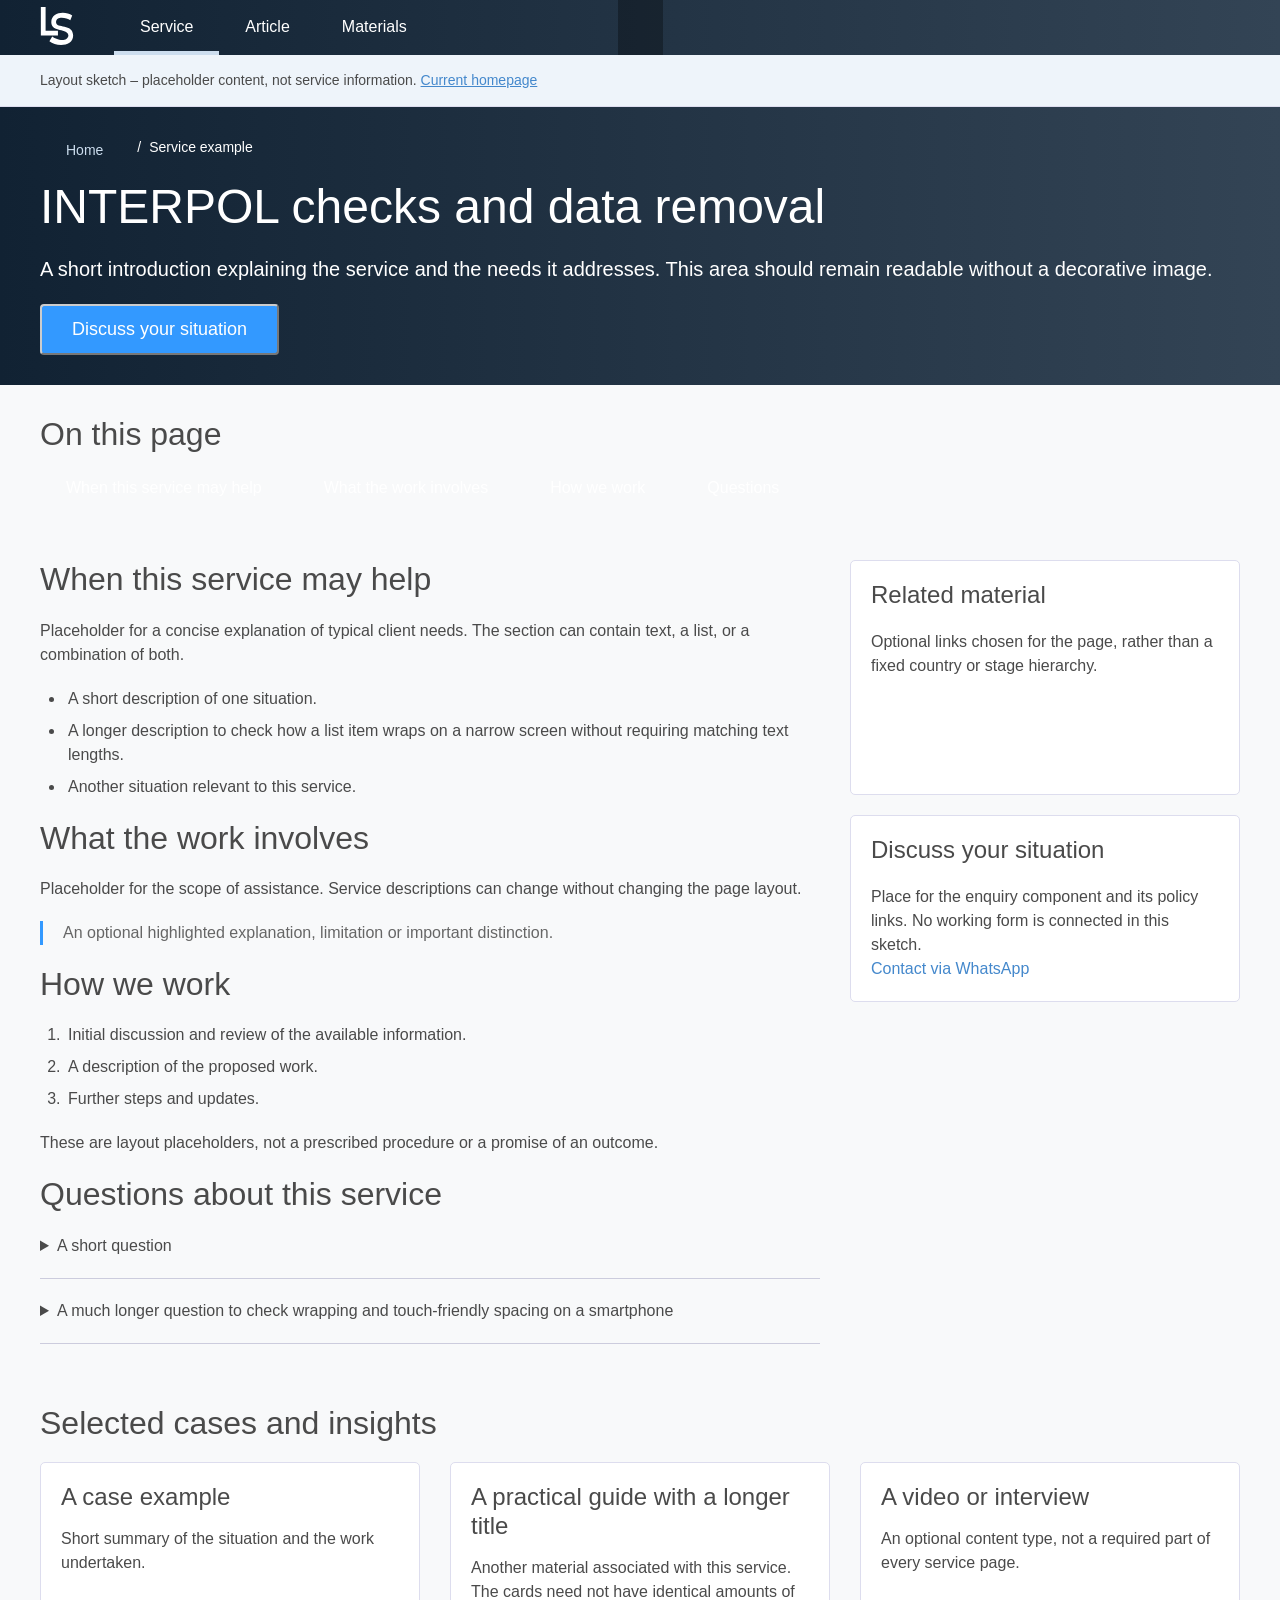
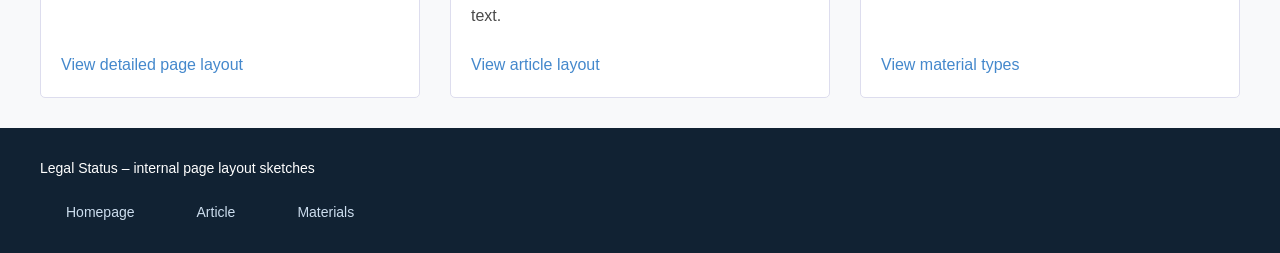
<file: internal.html>
<!doctype html>
<html lang="en" dir="ltr">
<head>
  <meta charset="utf-8">
  <meta name="viewport" content="width=device-width, initial-scale=1">
  <meta name="robots" content="noindex">
  <title>Service page – layout sketch</title>
  <link rel="stylesheet" href="assets/css/core.css?v=aligned-lists-1">
  <link rel="stylesheet" href="assets/css/bit.css?v=compact-lists-20">
  <link rel="stylesheet" href="assets/css/mob.css?v=mobile-buttons-40" media="(max-width: 800px)">
  <link rel="stylesheet" href="assets/css/tv.css?v=compact-lists-20" media="(min-width: 2000px)">
  <link rel="stylesheet" href="assets/css/internal.css?v=1">
</head>
<body>
  <header class="header">
    <nav aria-label="Layout examples">
      <input type="checkbox" id="m-menu"><label class="hamb" for="m-menu" aria-label="Toggle navigation"></label>
      <ul class="menu">
        <li><a class="logo" href="index.html"><img src="assets/svg/LS.svg" alt="Legal Status home"></a></li>
        <li class="active"><a href="internal.html" aria-current="page">Service</a></li>
        <li><a href="article.html">Article</a></li>
        <li><a href="materials.html">Materials</a></li>
      </ul>
    </nav>
  </header>
  <div class="draft-note">Layout sketch – placeholder content, not service information. <a href="index.html">Current homepage</a></div>
  <main class="page">
    <header class="page-hero page-section page-stack">
      <nav class="page-crumbs" aria-label="Breadcrumb"><a href="index.html">Home</a><span aria-current="page">Service example</span></nav>
      <h1>INTERPOL checks and data removal</h1>
      <p class="page-lead">A short introduction explaining the service and the needs it addresses. This area should remain readable without a decorative image.</p>
      <a class="btn" href="#contact">Discuss your situation</a>
    </header>
    <section class="page-section page-stack">
      <h2>On this page</h2>
      <nav class="page-tags" aria-label="Page sections"><a href="#needs">When this service may help</a><a href="#scope">What the work involves</a><a href="#process">How we work</a><a href="#questions">Questions</a></nav>
    </section>
    <div class="page-section page-grid">
      <article class="page-prose">
        <section class="page-prose page-anchor" id="needs"><h2>When this service may help</h2><p>Placeholder for a concise explanation of typical client needs. The section can contain text, a list, or a combination of both.</p><ul><li>A short description of one situation.</li><li>A longer description to check how a list item wraps on a narrow screen without requiring matching text lengths.</li><li>Another situation relevant to this service.</li></ul></section>
        <section class="page-prose page-anchor" id="scope"><h2>What the work involves</h2><p>Placeholder for the scope of assistance. Service descriptions can change without changing the page layout.</p><blockquote>An optional highlighted explanation, limitation or important distinction.</blockquote></section>
        <section class="page-prose page-anchor" id="process"><h2>How we work</h2><ol><li>Initial discussion and review of the available information.</li><li>A description of the proposed work.</li><li>Further steps and updates.</li></ol><p>These are layout placeholders, not a prescribed procedure or a promise of an outcome.</p></section>
        <section class="page-anchor" id="questions"><h2>Questions about this service</h2><details><summary>A short question</summary><p>Placeholder answer. Native HTML disclosure, no JavaScript required.</p></details><details><summary>A much longer question to check wrapping and touch-friendly spacing on a smartphone</summary><p>A longer answer can include several paragraphs and links to related material.</p></details></section>
      </article>
      <aside class="page-stack">
        <section class="page-panel page-stack"><h3>Related material</h3><p>Optional links chosen for the page, rather than a fixed country or stage hierarchy.</p><nav class="page-toc" aria-label="Related material"><a href="article.html">Read the article layout example</a><a href="materials.html">Browse the materials layout</a></nav></section>
        <section class="page-panel page-stack page-anchor" id="contact"><h3>Discuss your situation</h3><p>Place for the enquiry component and its policy links. No working form is connected in this sketch.</p><a href="https://wa.me/48571060077" rel="noopener noreferrer" target="_blank">Contact via WhatsApp</a></section>
      </aside>
    </div>
    <section class="page-section page-stack"><h2>Selected cases and insights</h2><div class="page-cards"><article class="page-card"><h3>A case example</h3><p>Short summary of the situation and the work undertaken.</p><a href="article.html">View detailed page layout</a></article><article class="page-card"><h3>A practical guide with a longer title</h3><p>Another material associated with this service. The cards need not have identical amounts of text.</p><a href="article.html">View article layout</a></article><article class="page-card"><h3>A video or interview</h3><p>An optional content type, not a required part of every service page.</p><a href="materials.html">View material types</a></article></div></section>
  </main>
  <footer class="draft-footer page-stack"><p>Legal Status – internal page layout sketches</p><nav class="page-tags" aria-label="Other layouts"><a href="index.html">Homepage</a><a href="article.html">Article</a><a href="materials.html">Materials</a></nav></footer>
  <script src="assets/js/scroll.js" defer></script>
</body>
</html>
</file>
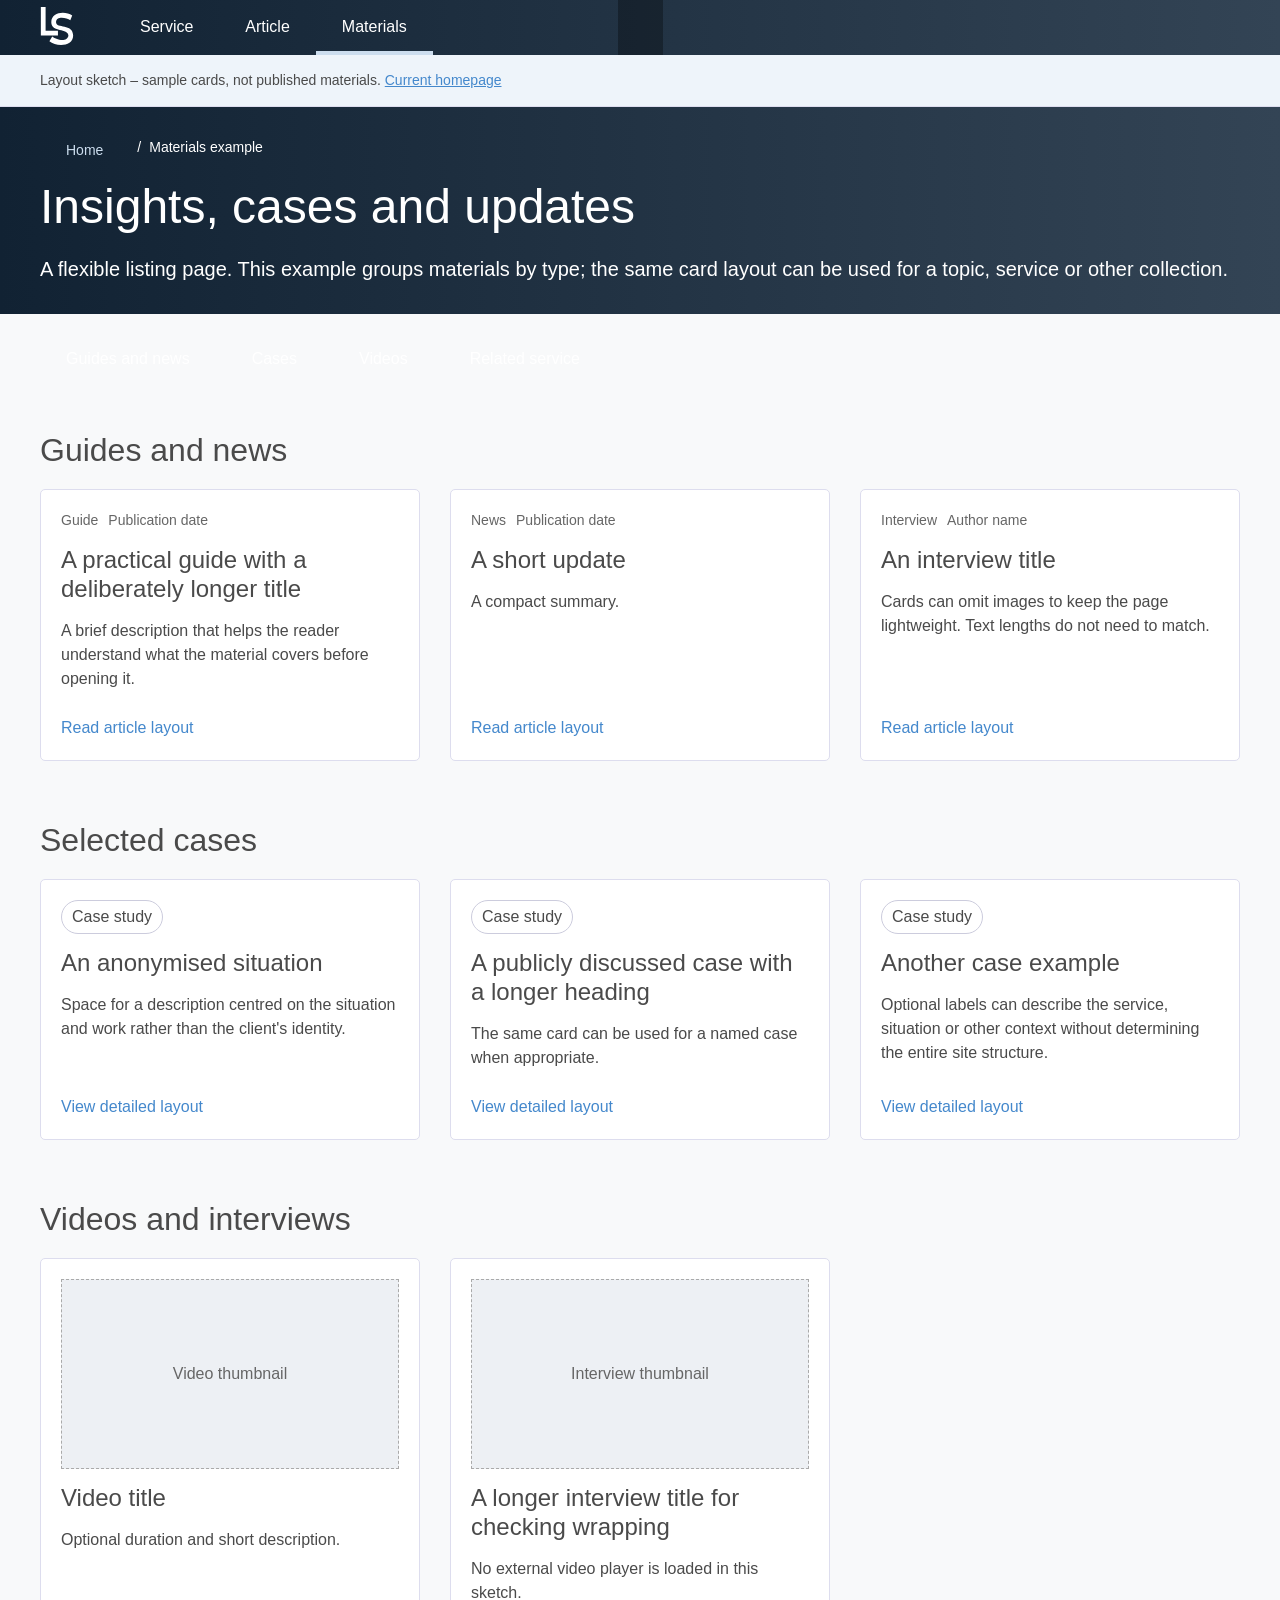
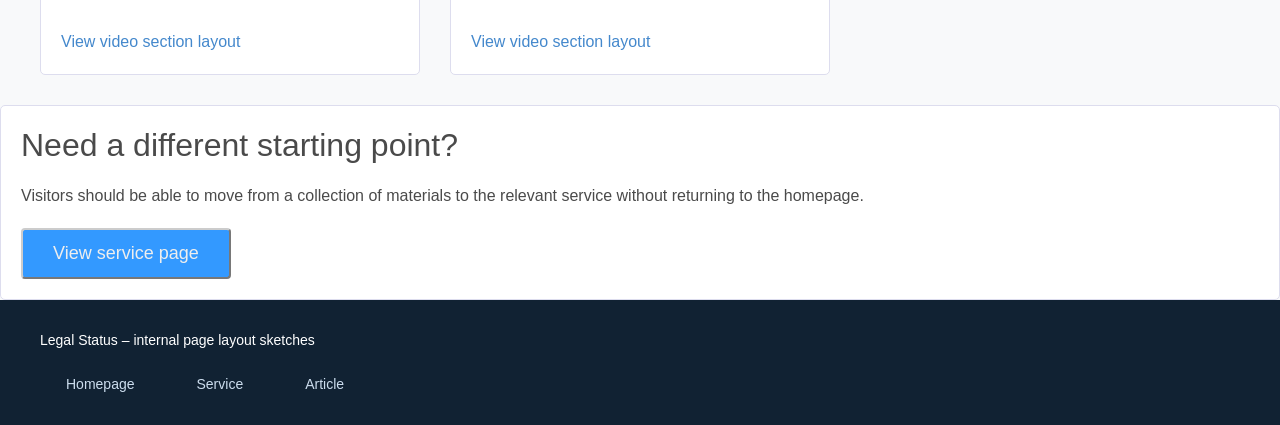
<file: materials.html>
<!doctype html>
<html lang="en" dir="ltr">
<head>
  <meta charset="utf-8">
  <meta name="viewport" content="width=device-width, initial-scale=1">
  <meta name="robots" content="noindex">
  <title>Materials catalogue – layout sketch</title>
  <link rel="stylesheet" href="assets/css/core.css?v=aligned-lists-1">
  <link rel="stylesheet" href="assets/css/bit.css?v=compact-lists-20">
  <link rel="stylesheet" href="assets/css/mob.css?v=mobile-buttons-40" media="(max-width: 800px)">
  <link rel="stylesheet" href="assets/css/tv.css?v=compact-lists-20" media="(min-width: 2000px)">
  <link rel="stylesheet" href="assets/css/internal.css?v=1">
</head>
<body>
  <header class="header"><nav aria-label="Layout examples"><input type="checkbox" id="m-menu"><label class="hamb" for="m-menu" aria-label="Toggle navigation"></label><ul class="menu"><li><a class="logo" href="index.html"><img src="assets/svg/LS.svg" alt="Legal Status home"></a></li><li><a href="internal.html">Service</a></li><li><a href="article.html">Article</a></li><li class="active"><a href="materials.html" aria-current="page">Materials</a></li></ul></nav></header>
  <div class="draft-note">Layout sketch – sample cards, not published materials. <a href="index.html">Current homepage</a></div>
  <main class="page">
    <header class="page-hero page-section page-stack"><nav class="page-crumbs" aria-label="Breadcrumb"><a href="index.html">Home</a><span aria-current="page">Materials example</span></nav><h1>Insights, cases and updates</h1><p class="page-lead">A flexible listing page. This example groups materials by type; the same card layout can be used for a topic, service or other collection.</p></header>
    <nav class="page-section page-tags" aria-label="Material sections"><a href="#guides">Guides and news</a><a href="#cases">Cases</a><a href="#videos">Videos</a><a href="internal.html">Related service</a></nav>
    <section class="page-section page-stack page-anchor" id="guides"><h2>Guides and news</h2><div class="page-cards">
      <article class="page-card"><div class="page-meta"><span>Guide</span><span>Publication date</span></div><h3>A practical guide with a deliberately longer title</h3><p>A brief description that helps the reader understand what the material covers before opening it.</p><a href="article.html">Read article layout</a></article>
      <article class="page-card"><div class="page-meta"><span>News</span><span>Publication date</span></div><h3>A short update</h3><p>A compact summary.</p><a href="article.html">Read article layout</a></article>
      <article class="page-card"><div class="page-meta"><span>Interview</span><span>Author name</span></div><h3>An interview title</h3><p>Cards can omit images to keep the page lightweight. Text lengths do not need to match.</p><a href="article.html">Read article layout</a></article>
    </div></section>
    <section class="page-section page-stack page-anchor" id="cases"><h2>Selected cases</h2><div class="page-cards">
      <article class="page-card"><div class="page-tags"><span>Case study</span></div><h3>An anonymised situation</h3><p>Space for a description centred on the situation and work rather than the client's identity.</p><a href="article.html">View detailed layout</a></article>
      <article class="page-card"><div class="page-tags"><span>Case study</span></div><h3>A publicly discussed case with a longer heading</h3><p>The same card can be used for a named case when appropriate.</p><a href="article.html">View detailed layout</a></article>
      <article class="page-card"><div class="page-tags"><span>Case study</span></div><h3>Another case example</h3><p>Optional labels can describe the service, situation or other context without determining the entire site structure.</p><a href="article.html">View detailed layout</a></article>
    </div></section>
    <section class="page-section page-stack page-anchor" id="videos"><h2>Videos and interviews</h2><div class="page-cards">
      <article class="page-card"><div class="page-placeholder">Video thumbnail</div><h3>Video title</h3><p>Optional duration and short description.</p><a href="article.html#video">View video section layout</a></article>
      <article class="page-card"><div class="page-placeholder">Interview thumbnail</div><h3>A longer interview title for checking wrapping</h3><p>No external video player is loaded in this sketch.</p><a href="article.html#video">View video section layout</a></article>
    </div></section>
    <section class="page-section page-panel page-stack"><h2>Need a different starting point?</h2><p>Visitors should be able to move from a collection of materials to the relevant service without returning to the homepage.</p><a class="btn" href="internal.html">View service page</a></section>
  </main>
  <footer class="draft-footer page-stack"><p>Legal Status – internal page layout sketches</p><nav class="page-tags" aria-label="Other layouts"><a href="index.html">Homepage</a><a href="internal.html">Service</a><a href="article.html">Article</a></nav></footer>
  <script src="assets/js/scroll.js" defer></script>
</body>
</html>
</file>
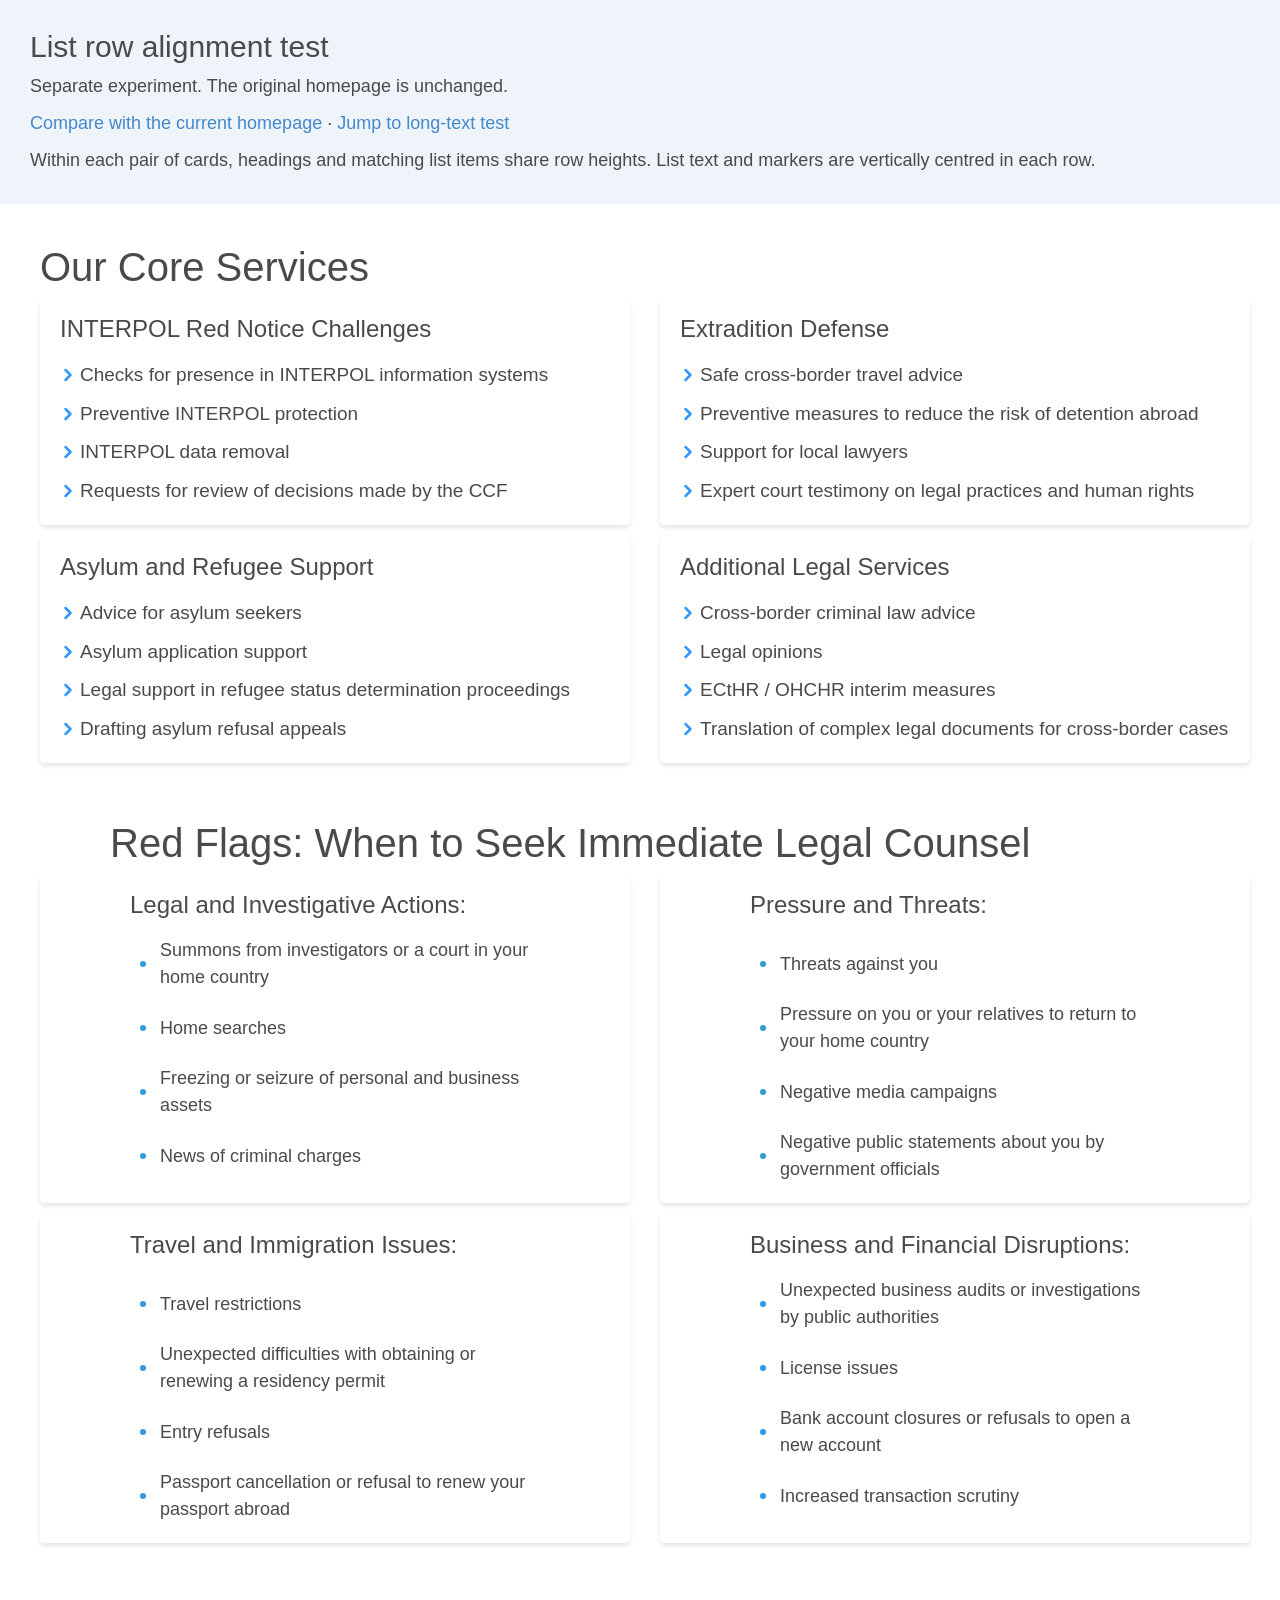
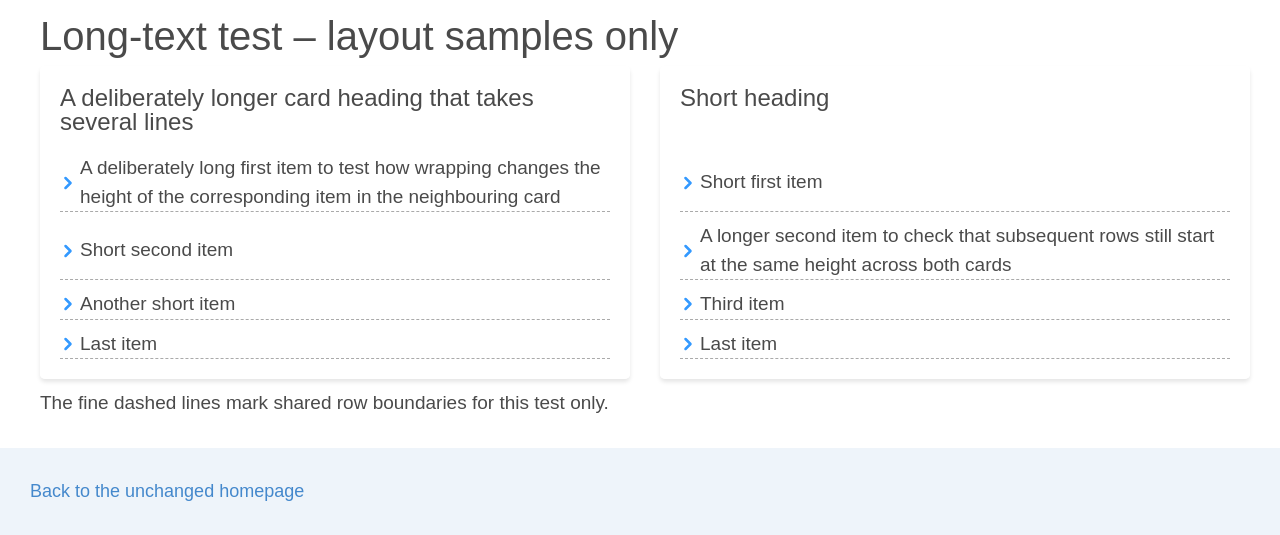
<file: subgrid.html>
<!doctype html>
<html lang="en">
<head>
<meta name="robots" content="noindex">
  <meta charset="utf-8">
  <meta name="viewport" content="width=device-width, initial-scale=1">
  <title>List row alignment experiment – Legal Status</title>
  <link rel="stylesheet" href="assets/css/core.css?v=compact-lists-20">
  <link rel="stylesheet" href="assets/css/bit.css?v=compact-lists-20">
  <link rel="stylesheet" href="assets/css/mob.css?v=mobile-buttons-40" media="(max-width: 800px)">
  <link rel="stylesheet" href="assets/css/tv.css?v=compact-lists-20" media="(min-width: 2000px)">
  <link rel="stylesheet" href="assets/css/subgrid-test.css?v=2">
</head>
<body>
  <div class="experiment-note">
    <h1>List row alignment test</h1>
    <p>Separate experiment. The original homepage is unchanged.</p>
    <p><a href="index.html">Compare with the current homepage</a> · <a href="#stress">Jump to long-text test</a></p>
    <p>Within each pair of cards, headings and matching list items share row heights. List text and markers are vertically centred in each row.</p>
  </div>
  <main class="main">
    <section class="services c-2x padd aligned-lists">
      <header><h2>Our Core Services</h2></header>
      <div>
        <header><h3>INTERPOL Red Notice Challenges</h3></header>
        <ul>
          <li>Checks for presence in INTERPOL information systems</li>
          <li>Preventive INTERPOL protection</li>
          <li>INTERPOL data removal</li>
          <li>Requests for review of decisions made by the CCF</li>
        </ul>
      </div>
      <div>
        <header><h3>Extradition Defense</h3></header>
        <ul>
          <li>Safe cross-border travel advice</li>
          <li>Preventive measures to reduce the risk of detention abroad</li>
          <li>Support for local lawyers</li>
          <li>Expert court testimony on legal practices and human rights</li>
        </ul>
      </div>
      <div>
        <header><h3>Asylum and Refugee Support</h3></header>
        <ul>
          <li>Advice for asylum seekers</li>
          <li>Asylum application support</li>
          <li>Legal support in refugee status determination proceedings</li>
          <li>Drafting asylum refusal appeals</li>
        </ul>
      </div>
      <div>
        <header><h3>Additional Legal Services</h3></header>
        <ul>
          <li>Cross-border criminal law advice</li>
          <li>Legal opinions</li>
          <li>ECtHR / OHCHR interim measures</li>
          <li>Translation of complex legal documents for cross-border cases</li>
        </ul>
      </div>
    </section>
    <section class="redfl c-2x padd aligned-lists">
      <header><h2>Red Flags: When to Seek Immediate Legal Counsel</h2></header>
      <div>
        <header><h3>Legal and Investigative Actions:</h3></header>
        <ul><li>Summons from investigators or a court in your home country</li><li>Home searches</li><li>Freezing or seizure of personal and business assets</li><li>News of criminal charges</li></ul>
      </div>
      <div>
        <header><h3>Pressure and Threats:</h3></header>
        <ul><li>Threats against you</li><li>Pressure on you or your relatives to return to your home country</li><li>Negative media campaigns</li><li>Negative public statements about you by government officials</li></ul>
      </div>
      <div>
        <header><h3>Travel and Immigration Issues:</h3></header>
        <ul><li>Travel restrictions</li><li>Unexpected difficulties with obtaining or renewing a residency permit</li><li>Entry refusals</li><li>Passport cancellation or refusal to renew your passport abroad</li></ul>
      </div>
      <div>
        <header><h3>Business and Financial Disruptions:</h3></header>
        <ul><li>Unexpected business audits or investigations by public authorities</li><li>License issues</li><li>Bank account closures or refusals to open a new account</li><li>Increased transaction scrutiny</li></ul>
      </div>
    </section>
    <section class="services c-2x padd aligned-lists stress-test" id="stress">
      <header><h2>Long-text test – layout samples only</h2></header>
      <div>
        <header><h3>A deliberately longer card heading that takes several lines</h3></header>
        <ul>
          <li>A deliberately long first item to test how wrapping changes the height of the corresponding item in the neighbouring card</li>
          <li>Short second item</li>
          <li>Another short item</li>
          <li>Last item</li>
        </ul>
      </div>
      <div>
        <header><h3>Short heading</h3></header>
        <ul>
          <li>Short first item</li>
          <li>A longer second item to check that subsequent rows still start at the same height across both cards</li>
          <li>Third item</li>
          <li>Last item</li>
        </ul>
      </div>
      <footer><p>The fine dashed lines mark shared row boundaries for this test only.</p></footer>
    </section>
  </main>
  <div class="experiment-note"><a href="index.html">Back to the unchanged homepage</a></div>
</body>
</html>
</file>
<file: assets/css/core.css>
/* Замена стандартных значений */
html{font-size:calc(100vw/128);line-height:1.5;box-sizing:border-box;text-rendering:optimizeSpeed;overflow-x:hidden;overflow-y:scroll;text-size-adjust:100%}
blockquote,body,h1,h2,h3,h4,h5,h6,html,li,ol,p,textarea,ul,figure,figcaption,input,select{margin:0;padding:0}
h1,h2,h3,h4,h5,h6{line-height:1.1;font-weight:400}
ul,li{list-style:none}
*,::after,::before{box-sizing:inherit}
article,aside,figure,footer,header,hgroup,section{display:block}
body,button,input,optgroup,select,textarea{font-family:BlinkMacSystemFont,"Segoe UI",Roboto,Oxygen,Ubuntu,"Fira Sans",Helvetica,Arial,sans-serif}
body{color:#4a4a4a;font-size:1.6rem;font-weight:400}
a{cursor: pointer;color:#48c;text-decoration:none}
input[type=checkbox],input[type=radio]{vertical-align:baseline}
strong{font-weight:700}
@supports (-webkit-appearance:none){::-webkit-scrollbar{width:1rem}}
/* Стили элементов */
body {
	padding-top:5.5rem;
}
h1 {font-size:5rem;}
h2 {font-size:4rem;line-height:1;}
h3 {font-size:2.4rem;line-height:1;padding-bottom: 1rem;}
h4 {font-size:2rem;}
blockquote {
	border-left:0.2rem solid #036;
	padding-left:1rem;
	color:#999;
}
strong {
	color:#036;
}
.btn {
  display:flex;
	font-size: 1.5rem;
	background:#eee;
	padding: .4rem .3rem .4rem .6rem;
	border-color:#ccc;
	border-style: outset;
	border-width:.2rem;
	border-radius: .4rem;
}
main .btn {
	width:max-content;
	justify-content: center;
	background:#39f;
	color:#eee;
	padding: 1rem 3rem;
	font-size: 1.8rem;
}
main .big {
	width:100%;
}
/* Позиционирование базовых блоков */
.header, .main, .footer, .internal {
  width: 100%;
	position: relative;
}
.main > *, .footer > *,.internal > * {
	padding: 3rem 3rem 3rem 4rem;
  position: relative;
	overflow:hidden;
}
.main > * > * {
	position: relative;
	z-index: 2;
}
/* Стили шапки сайта */
.header {
  display: flex;
	position: fixed;
	inset: 0 0 auto;
	background: #666;
	height: 5.5rem;
	align-items: center;
	z-index: 7;
	border-bottom: .1rem dashed transparent;
}
.header * {
  display: flex;
	align-items: center;
}
nav > ul > li {
	cursor:pointer;
	height: 5.5rem;
	border-bottom:0.4rem solid transparent;
}
nav a {
  color: #fff;
	height: 100%;
  padding: 0.3rem 2.6rem 0;
}
.header a.logo {
  padding:0 4rem;
}
.logo img {
  width: 5rem;
	padding-top:.2rem;
	filter: invert(100%);
}
/* Подменю */
.has-drop {
	position: relative;
}
.has-drop a {
	padding-right:3rem;
}
.has-drop > a::after {
	content: "";
	background: url('../svg/down.svg');
	background-size: 3rem 3rem;
	position: absolute;
  top:1.5rem;
  right:0;
	width:3rem;
  height:3rem;
	transition: all 0.3s ease;
}
.submenu {
	transform: scaleY(0);
	transform-origin: 0 0;
	position: absolute;
	top: 100%;
	left: 2rem;
	flex-direction: column;
	align-items: flex-start;
	white-space:nowrap;
	background-color: rgba(238, 238, 238, 0.9);
	border:0.1rem dashed #aaa;
	border-radius: .4rem;
	box-shadow: .3rem 0.2rem .3rem 0 rgba(0, 0, 0, 0.1);
  transition: 0.3s ease-in-out;
  padding:1rem 0;
}
.submenu li {
	width:100%;
	height: 4.5rem;
}
.submenu li a {
  background: #fff;
	color: #333;
	width:100%;
	border:0.1rem dashed #ccc;
	border-left:0.4rem solid transparent;
}
/* Правая часть шапки */
.nav-end {
	justify-content: flex-end;
	margin-left: auto;
}
.nav-end > * {
	padding:0 3rem;	
}
.whats {
	height:5.5rem;
	color:#fff;
}
.whats svg {
	margin:-.1rem .5rem 0;
}
.w1{
  fill: #2b3;
}
.w2{
  fill: #fff;
}
.lang {
  color:#333;
	position: relative;
}
#lang-toggle {
  display: none;
}
.lang-button {
  display: flex;
  cursor: pointer;
  border-radius: 0.4rem;
}
.lang img {
  transition: transform 0.3s ease;
	width: 2rem;
  height:2rem;
}
.lang-unit {
  transform: scaleY(0);
  transform-origin: 0 0;
	flex-direction: column;
	align-items: flex-start;
  position: absolute;
  top:3rem;
	right: 3rem;
  background-color: #fff;
	border:0.1rem dashed #aaa;
	border-radius: .4rem;
	box-shadow: .3rem 0.2rem .3rem 0 rgba(0, 0, 0, 0.1);
  transition: 0.3s ease-in-out;
  padding:.2rem 0;
}
.lang-unit a {
	background: #fff;
	color: #333;
	width:100%;
	height:4rem;
	padding: 0 1.2rem 0 1rem;
	border:0.1rem dashed #ccc;
}
.lang-unit a:not(.active):hover {
  background: #eee;
}
.lang-unit img {
	margin-right:1rem;
}
/* Бургер */
.hamb {
	z-index: 2;
	cursor:pointer;
	display: none;
}
#m-menu{display:none;}
/* Основные секции*/
.main {
  background: #fff;
	min-height: 31rem;
}
main li {
	display: block;
	position:relative;
	padding-left:2rem;
}
.cover li::before, .redfl li::before{
  content: '';
	position: absolute;
	top:40%;
  left: 0;
  width: 0.6rem;
  height: 0.6rem;
  background: #39d;
  border-radius: 50%;
}
/* Cтили основных секций */
.cover, .c-2x, .c-3x, .c-4x, .c-left-wider, .c-right-wider, .c-foot {
  display: grid;
  gap: 3rem;
}
.padd > div, .padd > figure, .padd > section {
  padding:2rem;
	background: rgba(255,255,255, 0.9);
  border-radius: 0.5rem;
	box-shadow: 0 0.3rem 0.4rem rgba(0, 0, 0, 0.1);
	border-radius: 0.5rem;
  overflow: hidden;
  transition: transform 0.3s ease, box-shadow 0.3s ease;
}
/* Opt-in alignment for cards with a heading and four list items. */
.aligned-lists > .hidden { display: none; }
.aligned-lists > div { min-width: 0; }
.aligned-lists li { display: flex; align-items: center; }
.aligned-lists.services li::before { top: 50%; transform: translateY(-50%) rotate(-90deg); }
.aligned-lists.redfl li::before { top: 50%; transform: translateY(-50%); }
@supports (grid-template-rows: subgrid) {
  .services.aligned-lists, .redfl.aligned-lists { row-gap: 1rem; }
  .aligned-lists > div { display: grid; grid-template-rows: subgrid; grid-row: span 5; row-gap: 1rem; }
  .aligned-lists > div > header { grid-row: 1; }
  .aligned-lists > div > ul { display: grid; grid-template-rows: subgrid; grid-row: 2 / span 4; row-gap: 1rem; }
}
.cover {
	grid-template-columns: 1.5fr 1fr;
	background: #666;
	color:#fff;
}
.cover p {
	padding-bottom: 1rem;
}
.cover a {
	color:#fff;
}
.c-2x {
  grid-template-columns: repeat(2, 1fr);
}
.c-3x {
  grid-template-columns: repeat(3, 1fr);
}
.c-4x {
  grid-template-columns: repeat(4, 1fr);
}
.c-left-wider {
  grid-template-columns: 2fr 1fr;
}
.c-right-wider {
  grid-template-columns: 1fr 2fr;
}
.c-foot {
  grid-template-columns: 35fr 47fr 16fr;
}
/* Стили заголовков и подвалов внутри секций */
.cover > header, .cover > footer, .c-2x > header, .c-2x > footer, .c-3x > header, .c-4x > header, 
.c-left-wider > header, .c-foot div{
  grid-column: 1 / -1;
}
/* Стили для подвала */
.footer {
  font-size:1.4rem;
	min-height: 18rem;
  background: #333;
  color: #eee;
}
.footer p{
	padding-top:2rem;
}
.footer li a{
	padding:.7rem 0;
}
.footer a {
  display: flex;
	color:#59c;
}
.copyright {
	padding-top:1rem;
	text-align: center;
	border-top:0.1rem dashed #aaa;
}
/* Стлили псевдоэлементов */
.header > *::before, main > *::before, .footer > *::before, aside::before {
	display: none;
	content: '';
  position: absolute;
  width: 30rem;
  height: 30rem;
  background: no-repeat;
  background-size: 30rem 30rem;
	top: 0;
  left: 0;
	z-index: 1;
	opacity: .05;
}
.header > *::after, main > *::after, .footer > *::after, aside::after {
  display: none;
	content: '';
  position: absolute;
  width: 30rem;
  height: 30rem;
  background: no-repeat;
  background-size: 30rem 30rem;
	bottom: 0;
  right: 0;
	z-index: 1;
	opacity: .05;
}
.cover::after {
  width: 50rem;
  height: 50rem;
	background-size: 50rem 50rem;
	opacity: .2;
}
/* Style */
.logo img {
	width: 3.4rem;
	height:4rem;
}
.header, .cover, .free, .approach {
	background: linear-gradient(to right, #123, #345);
	color:#fff;
}
.header::before {
  content: "";
  background-image: url('../svg/LS.svg');
  width:36rem;
  height: 5.5rem;
	background-size: 36rem 36rem;
  opacity: 0.3;
  position: absolute;
  top:0rem;
  left:59.05rem;
  z-index: -1;
}
.cover {
	font-size:1.9rem;
	clip-path: polygon(0 0, 100% 0, 100% 96.0%, 0 100%);
}
.cover h1 {
	width:65%;
	font-size:5.4rem;
}
.cover h1 span {font-size:4.2rem;}
.cover p, .cover footer {padding-bottom:2rem;}
.stats {
	position: absolute;
  bottom: 3rem;
  right: -3rem;
	z-index: 2;
  background-color: rgba(10, 30, 44, 0.9);
  border-radius: 2rem 0 0 2rem;
  padding: 1.5rem 3rem;
  width: 50%;
}
.stats:last-child {
  padding-right:0;
}
.cover::before {
  display: block;
  background-image: url('../svg/LS.svg');
  width:36rem;
  height:36rem;
	background-size: 36rem 36rem;
  opacity: 0.3;
  position: absolute;
  top:-5.2rem;
  left:59.05rem;
  z-index: 1;
}
.cover::after {
	display: block;
	bottom: -14.4rem;
	right: -10rem;
  background-image: url('../svg/lab.svg');
  width: 70rem;
  height: 70rem;
	background-size: 70rem 70rem;
	z-index: 1;
	opacity: 1;
}
.services {
	font-size:1.9rem;
	margin-top: -2.3rem;
	padding-top: 4.3rem;
	clip-path: polygon(0 2.6%, 100% 0, 100% 100%, 0% 100%);
}
.services::after {
	display: block;
	background-image: url('../svg/lab.svg');
  width: 70rem;
  height: 70rem;
	background-size: 70rem 70rem;
  top: -53.4rem;
  right: -10rem;
  filter: invert(100%);
	opacity: .5;
}
.services li::before {
	content: "";
	background: url('../svg/down.svg');
	background-size: 3rem 3rem;
	position: absolute;
  top:.1rem;
  left:-.7rem;
	width:3rem;
  height:3rem;
	transform: rotate(-90deg);
}
.free {
  font-size:1.9rem;
	color: #fff;
  clip-path: polygon(0 7%, 100% 0, 100% 100%, 0 95%);
  padding: 8rem 3rem 8rem 4rem;
	z-index: 1;
}
.free p {
  padding-bottom: 4rem;
}
.hidden {
	visibility: hidden;
}
.free::after {    
  display: block;
	background: url('../img/consultant.webp');
  width: 43.2rem;
  height: 50rem;
	background-size: 43.2rem 50rem;
  bottom:0;
  right:0;
	opacity: 1;
}
.inside {
  background-color: #f8f9fa;
  background-image: url('../svg/9.svg');
  margin-top: -2.4rem;
	padding-top: 4rem;
}
.inside:before {
  display: block;
  background: url('../svg/wr.svg') no-repeat;
  width: 50rem;
  height: 50rem;
	background-size: 50rem 50rem;
  top: -14.8rem;
  left: -23rem;
  opacity: 0.15;
}
.inside h2 {
	padding-bottom: 2rem;
}
.inside p {
	padding-bottom: 1rem;
}
.inside > section > footer{
	grid-column: 1 / -1;
	text-align:right;
}
.faq-list li {
	padding-left:0;
	margin-top: 1rem;
}
.faq-list li::before {
  content: '?';
  color: #39f;
	padding-right:0.5rem;
  font-weight: bold;
}
.faq-list ~ footer {
  margin-top:3rem;
}
.inside .c-3x{
  grid-column: 1 / -1;
}
.case-cards:after {
  content: '';
  position: absolute;
  top:1rem;
  right: 0;
  background: url('../img/case.webp');
  background-size: 50rem 18rem;
  width: 50rem;
  height: 18rem;
  opacity: 0.2;
	z-index: -1;
}
.case-cards header p{
	width: 65%;
	padding-bottom:0;
}
.case-cards div {
	background: #fff;
}
.case-cards div header{
	display: flex;
}
.case-image {
  margin-left: 1rem;
  flex-shrink: 0;  
}
.case-image img {
  width: 6rem;
  height: 6rem;
  border:0.1rem solid #aaa;
  border-radius: 50%;
  object-fit: cover;
}
.team {
	background-color: #123;
  color: #fff;
	text-align:center;
	padding-bottom:5rem;
}
.team h2{
	padding:2rem 0;
}
.team figure{
	background-color: #246;
}
.team img{
	width: 24rem;
	height: 24rem;
	border-radius: 50%;
	box-shadow: 0 0 0 0.2rem #fff;
}
.team p{
	color: #cde;
}
.redfl{
	font-size:1.8rem;
}
.redfl header{
	margin:0 7rem;
}
.redfl ul{
	margin:0 8rem;
}
.approach {
	clip-path: polygon(0 4%, 100% 0, 100% 100%, 0 95%);
	padding-bottom:4rem;
}
.approach p{
	padding-bottom:2rem;
}
.approach li{
	padding-left:0;
}
.approach strong{
	color:#59c;
}
.approach header, .approach footer{
	margin:0 auto;
}
.approach::before {
  display: block;
	top:auto;
	bottom:2.1rem;
	background: url('../img/femida.webp');
	background-size: 43rem 43rem;
  width: 43rem;
  height: 43rem;
	opacity:1;
}
.refs h2::after {
	content: '';
	display:block;
  width: 20rem;
  height: 0.3rem;
  background: linear-gradient(45deg, #2c3e50, #3498db);
  margin:1rem 10rem 0;
}
.refs div::before {
	content: '"';
	display:inline-block;
	float:left;
	color:#39f;
	font-size: 6.4rem;
	height: 4rem;
	margin:-4rem 1rem 0rem 0;
	font-family: Georgia, serif;
}
.refs p {
	padding:1rem 0;
}
.refs strong{
	display:block;
}
.refs footer {
	text-align:right;
}
.footer {
  background-image: url('../svg/7.svg');
	padding-top:1rem;
}
a.f-logo {
	width: 100%;
	height: 10rem;
}
a.f-logo::before {
	display:block;
	left:3rem;
	width: 54rem;
	height: 10.2rem;
	background-size: 54rem 10.2rem;
	background-image: url('../svg/logo.svg');
	background-repeat: no-repeat;
	filter: invert(100%);
	opacity:1;
}
.footer a {
  padding-bottom:0;
}
</file>
<file: assets/css/bit.css>
/* Core */
a:hover{color:#333}
@keyframes spinAround{from{transform:rotate(0)}to{transform:rotate(359deg)}}
@supports (-webkit-appearance:none){
::-webkit-scrollbar-track{background-color:transparent}
::-webkit-scrollbar-thumb{background-color:#999;border-radius:4rem;border:0.4rem solid transparent;background-clip:content-box}
::-webkit-scrollbar-thumb:hover{border:0.2rem solid transparent}
::-webkit-scrollbar-button:vertical{height:1rem;background:url('data:image/svg+xml,<svg xmlns="http://www.w3.org/2000/svg" viewBox="0 0 10 10"><polygon fill="%23ccc" points="5,2 8,8 2,8"/></svg>')}
::-webkit-scrollbar-button:vertical:end{height:1rem;background:url('data:image/svg+xml,<svg xmlns="http://www.w3.org/2000/svg" viewBox="0 0 10 10"><polygon fill="%23ccc" points="5,8 8,2 2,2"/></svg>')}
}
code,pre{font-family:monospace}
code{background-color:#f5f5f5;color:#da1039;font-weight:400;padding:.4rem .8rem .4rem}
code,small,pre{font-size:1.4rem}
fieldset{border:none}
pre{overflow-x:auto;white-space:pre;word-wrap:normal}
pre code{background-color:transparent;font-size:1.6rem;padding:0}
button{cursor:pointer;border-width:.2rem;border-radius:.4rem;padding: .1rem .7rem .2rem;font-size:1.5rem}
.btn:active{border-style:inset;}
main .btn:active{color:#fff}
main .medium{width:50%}
.form, .form form{display:flex;flex-direction:column}
label{margin-bottom: 0.5rem;}
input, textarea{padding:.5rem;border:.2rem inset #ccc;border-radius:.4rem;outline: none}
input:focus, textarea:focus{border: 0.2rem solid #39f}
textarea{min-height:10rem}
.form button {margin-top:3rem;display:block;text-align:center;background:#39f;color:#eee;padding:1rem 3rem;font-size:1.8rem;border: 0.2rem outset #ccc}
.form button:active{color:#fff;border-style:inset}
.content > * > * ,.aside > * > *{margin-bottom:3rem;overflow:hidden}
.header:hover, body.scrolled .header{background:#fff;border-bottom:.1rem dashed gray}
.header:hover a, body.scrolled .header a{color:#666}
nav > ul > li.active{border-bottom:.4rem solid #cde}
nav > ul > li:hover{
border-bottom:.4rem solid #39f;
color:#333
}
nav a:not(.logo):hover{background-color:#eee}
.header:hover .logo img, body.scrolled .header .logo img{filter:none}
.has-drop:hover > a::after{transform:rotate(90deg)}
li:hover > .submenu{transform:scaleY(1)}
.submenu li a.active{background:#cde}
.submenu li a:not(.active):hover{
background:#f8f8ff;
border-left:.4rem solid #39f
}
.header:hover .w1, body.scrolled .w1{fill:#fff}
.header:hover .w2, body.scrolled .w2{fill:#2b3}
#lang-toggle:checked ~ .lang-unit{transform: scaleY(1)}
#lang-toggle:checked ~ .lang-button img{transform:rotate(180deg)}
.lang-unit a.active{background:#def}
.hamb:after{
content:'';
position:absolute;
top:.5rem;
right:3rem;
width:4.4rem;
height:4.4rem;
background:url('../svg/burg.svg')no-repeat;
filter: invert(100%)
}
.header:hover .hamb:after, body.scrolled .hamb:after{filter:none}
#m-menu:checked ~ .hamb:after{background: url('../svg/x.svg')}
#m-menu:checked ~ .menu{
display:block;
visibility:visible;
position:fixed;
top:0;
left:0;
width:100%;
height:100%;
background-color:#ccc;
box-shadow:none;
overflow-y:scroll;
z-index:1
}
#m-menu:checked ~ .menu > *{display:block}
#m-menu:checked ~ .menu li{
border:none;
border-top:.1rem dashed #aaa;
border-left:.4rem solid transparent;
background-color:#fff;
height:auto
}
#m-menu:checked ~ .menu > li.active{border-left:.4rem solid #cde}
#m-menu:checked ~ .menu > li:hover{border-left:.4rem solid #39f}
#m-menu:checked ~ .menu img{
margin-top:-1.65rem;
margin-left:-.4rem
}
#m-menu:checked ~ .menu a{
height:5.4rem;
color:#444;
width:100%;
background-color:#fff;
border:none
}
#m-menu:checked ~ .menu .submenu{
transform:scaleY(1);
position:static;
height:auto;
background-color:#fff;
border:none;
box-shadow:none;
width:100%;
padding:0 0 0 2rem}
#m-menu:checked ~ .menu .submenu li {border-bottom:.4rem solid transparent}
#m-menu:checked ~ .menu .submenu li.active{border-bottom:.4rem solid #cde}
#m-menu:checked ~ .menu .submenu li:hover{border-bottom:.4rem solid #39f}
.dashed{border-top:.1rem dashed #aaa;padding-top:3rem}
.padd div:hover, .padd > figure:hover, .padd > section:hover{
transform:translateY(-0.3rem);
box-shadow:0 0.6rem 0.9rem rgba(0, 0, 0, 0.1)
}
.footer a:hover{color:#fff}
/* Style */
.header:hover::before, body.scrolled .header::before{opacity:.07}
</file>
<file: assets/css/mob.css>
@media (max-width: 800px){
/* Core */
html{font-size:calc(100vw/64)}
.header li:first-of-type{border-top:.1rem dashed transparent}
.header li:first-of-type:hover{border-bottom:.4rem solid transparent}
.hamb{display:block}
nav a:not(.logo){display:none}
.lang{margin-right:7rem}
#m-menu:checked ~ .menu a{display:block;padding-top:1.5rem}
#m-menu:checked ~ .menu a:not(.logo):hover{background:#f8f8ff}
.main > *, .footer > *,.internal > *{padding:3rem 1rem 3rem 1rem}
.header a.logo{padding:0 1rem}
.hamb::after{right:1rem}
.cover,.c-2x,.c-3x,.c-4x,.c-left-wider,.c-right-wider,.c-foot{gap:1rem}
.cover{display:block}
.cover p{padding:2rem 0}
.cover footer{padding-top:2rem}
.cover::after{width:15rem;height:15rem;background-size:15rem 15rem}
.c-4x{grid-template-columns:repeat(2, 1fr)}
.c-foot{grid-template-columns:1fr}
.c-left-wider{grid-template-columns:1fr}
.aside{border-top:0.1rem dashed #aaa;padding-top:3rem}
h3{padding:2rem 0}
/* Style */
.padd > div, .padd > figure, .padd > section {
  padding:2rem 1rem;
}
.cover h1 {width:100%;}
.cover h1 span {font-size:5.4rem;}
.cover ul{font-size:1.6rem;}
.cover li{padding-left:1rem;}
.stats {
  bottom: 1rem;
  padding: 1.5rem 3rem;
  width: 60%;
	font-size:1rem;
}
.stats h2{
	font-size:2rem;
}
.stats p{
	padding:0;
}
.cover::after {
	bottom: -4rem;
	right: -11rem;
  width: 35rem;
  height: 35rem;
	background-size: 35rem 35rem;
}
.services {
	font-size:1.4rem;
	margin-top: -2.6rem;
}
.services::after {
  top: -28.4rem;
	right: -11rem;
	width: 35rem;
  height: 35rem;
	background-size: 35rem 35rem;
}
.services h3{
	font-size:1.9rem;
}
.services li::before {
  top:-.3rem;
}
.free {
  padding: 8rem 1rem;
}
.free p {
  padding: 2rem 0;
}
.free .big {
	width: 70%;
}
.free::after {    
  width: 17.3rem;
  height: 20rem;
	background-size: 17.3rem 20rem;
}
.inside {
	margin-top:-2.6rem;
  background-image: none;
}
.inside:before {
  display: block;
  background: url('../svg/wr.svg') no-repeat;
  width: 45rem;
  height: 45rem;
	background-size: 45rem 45rem;
  top: -9.4rem;
  left: -22rem;
  opacity: 0.1;
}
.case-cards, .case-cards h4{
	font-size:1.4rem;
}
.case-cards:after {
  top:11rem;
  background-size: 25rem 9rem;
  width: 25rem;
  height: 9rem;
}
.redfl{
	font-size:1.4rem;
}
.redfl h3{
	font-size:1.8rem;
}
.redfl header, .redfl ul{
	margin:0;
}
.approach {
	font-size:1.5rem;
	padding:5rem 1rem 7rem;
}
.approach .hidden{
	
}
.approach header{
  margin: 0;
}
.approach header{
  margin: 0;
}
.approach > *{
  grid-column: 1 / -1;
}
.approach li:last-child {
  width:70%;
}
.approach > footer{
  margin:0;
}
.approach::before {
	left:auto;
	right:0;
	bottom:-.0rem;
	background-size: 23rem 23rem;
  width: 23rem;
  height: 23rem;
}
.refs {
	grid-template-columns: repeat(1, 3fr);
}
.refs footer p{
	padding:0;
}
.footer {
	padding-top:2rem;
}
.footer ul {
	display: flex;
	gap: 2rem;
}
.footer li{flex:1}
.footer li a{
	justify-content: center;	
	padding:2rem 0
}
a.f-logo::before{left:1rem}
/* Mobile text experiment: +30%, without changing headings or rem geometry. */
.main{font-size:2.08rem}
.cover,.free{font-size:2.47rem}
.cover ul{font-size:2.08rem}
.stats{font-size:1.3rem}
.case-cards,.footer{font-size:1.82rem}
/* Compact lists: +20% from their original 1.4rem. */
.services,.redfl{font-size:1.68rem}
.approach{font-size:1.95rem}
/* Mobile action labels: +40% from the original 1.8rem. */
main .btn{font-size:2.52rem;max-width:100%;text-align:center}
}
</file>
<file: assets/css/tv.css>
@media (min-width: 2000px) {
html{font-size:calc(100vw/160)}
.main > *, .footer > *,.internal > *{padding:6rem 12rem 6rem 12rem}
.header a.logo{padding:0 12rem}
.nav-end{padding-right:12rem}
.cover,.c-2x,.c-3x,.c-4x,.c-left-wider,.c-right-wider,.c-foot{gap:6rem}
/* Style */
.cover::after {
	bottom: -12.4rem;
	width: 80rem;
  height: 80rem;
	background-size: 80rem 80rem;
}
.services{margin-top:-2.7rem}
.services::after {
  width: 80rem;
  height: 80rem;
	background-size: 80rem 80rem;
  top: -65rem;
}
.free::after {    
  width: 47.5rem;
  height: 55rem;
	background-size: 47.5rem 55rem;
	right:5rem;
}
.inside:before {
  width: 55rem;
  height: 55rem;
	background-size: 55rem 55rem;
  top: -14.8rem;
  left: -23rem;
}
.case-cards:after{top:2.5rem}
.approach::before {
	background-size:57rem 57rem;
  width:57rem;
  height:57rem
}
.footer{padding-top:3rem}
a.f-logo::before{left:11rem}
}
</file>
<file: assets/css/print.css>
@media print{.header,.nav-end,.footer,.menu,.submenu,.stats,.btn,.hidden,.case-image,.aside{display:none}body,main,.main{font-size:12pt;line-height:1.6;color:#000;background:none;box-shadow:none}h1,h2,h3,p,ul,li,.team p{color:#000}section{break-inside:avoid}::before,::after{display:none}}
</file>
<file: assets/css/internal.css>
/* Page layout sketches: presentation only, no fixed taxonomy or client scripts. */
.page { color: #4a4a4a; background: #f8f9fa; font-size: 1.6rem; }
.page *, .draft-footer * { min-inline-size: 0; }
.page a, .draft-footer a { overflow-wrap: anywhere; }
.page h1, .page h2, .page h3 { overflow-wrap: anywhere; }
.page h1 { font-size: 4.8rem; }
.page h2 { font-size: 3.2rem; line-height: 1.2; }
.page h3 { font-size: 2.4rem; line-height: 1.2; padding: 0; }
.page-section { padding: 3rem 4rem; }
.page-hero { background: linear-gradient(to right, #123, #345); color: #fff; }
.page-hero a { color: #cde; }
.page-hero .btn { color: #fff; }
.page-stack > * + * { margin-block-start: 2rem; }
.page-lead { font-size: 2rem; }
.page-grid { display: grid; grid-template-columns: minmax(0, 2fr) minmax(0, 1fr); gap: 3rem; align-items: start; }
.page-prose > * + * { margin-block-start: 2rem; }
.page-prose ul, .page-prose ol { padding-inline-start: 2.5rem; }
.page-prose li { display: list-item; padding-left: 0; padding-inline-start: .3rem; }
.page-prose ul > li { list-style: disc; }
.page-prose ol > li { list-style: decimal; }
.page-prose li + li { margin-block-start: .8rem; }
.page-prose blockquote { border-left: 0; border-inline-start: .3rem solid #39f; padding-inline-start: 2rem; color: #666; }
.page-panel { padding: 2rem; background: #fff; border: .1rem solid #dde; border-radius: .5rem; }
.page-toc a { display: block; padding-block: .7rem; }
.page-crumbs { display: flex; flex-wrap: wrap; gap: .8rem; font-size: 1.4rem; }
.page-crumbs > * + *::before { content: '/'; margin-inline-end: .8rem; }
.page-meta { display: flex; flex-wrap: wrap; gap: 1rem; color: #666; font-size: 1.4rem; }
.page-tags { display: flex; flex-wrap: wrap; gap: 1rem; }
.page-tags span { padding: .4rem 1rem; border: .1rem solid #ccd; border-radius: 2rem; }
.page-placeholder { aspect-ratio: 16 / 9; display: grid; place-items: center; padding: 2rem; border: .1rem dashed #aaa; background: #edf0f4; color: #666; text-align: center; }
.page details { border-block-end: .1rem solid #ccd; padding-block: 1rem; }
.page summary { cursor: pointer; padding-block: 1rem; }
.page details > p { margin-block: 1rem; }
.page .btn { font-size: 1.8rem; max-inline-size: 100%; text-align: center; }
.page-card { display: flex; flex-direction: column; gap: 1.5rem; padding: 2rem; border: .1rem solid #dde; border-radius: .5rem; background: #fff; }
.page-card > a:last-child { margin-block-start: auto; padding-block-start: 1rem; }
.page-cards { display: grid; grid-template-columns: repeat(3, minmax(0, 1fr)); gap: 3rem; }
.page-anchor { scroll-margin-block-start: 7rem; }
.draft-note { padding: 1.5rem 4rem; border-block-end: .1rem solid #dde; background: #eef4fa; font-size: 1.4rem; }
.draft-note a { text-decoration: underline; }
.draft-footer { padding: 3rem 4rem; background: #123; color: #fff; font-size: 1.4rem; }
.draft-footer a { color: #cde; }
.page :focus-visible, .draft-note :focus-visible { outline: .2rem solid #39f; outline-offset: .3rem; }
@media (max-width: 800px) {
  .page { font-size: 2.08rem; }
  .page-section, .draft-footer { padding: 3rem 1rem; }
  .draft-note { padding: 1.5rem 1rem; font-size: 1.8rem; }
  .page-grid, .page-cards { grid-template-columns: minmax(0, 1fr); gap: 2rem; }
  .page h1 { font-size: 4.8rem; }
  .page h2 { font-size: 3.6rem; }
  .page h3 { font-size: 2.8rem; }
  .page-lead { font-size: 2.47rem; }
  .page-meta, .page-crumbs { font-size: 1.82rem; }
  .page .btn { font-size: 2.52rem; }
  .page-toc a, .page summary { padding-block: 1.5rem; }
  .draft-footer { font-size: 1.82rem; }
}
@media (min-width: 2000px) {
  .page-section, .draft-footer { padding: 6rem 12rem; }
  .draft-note { padding-inline: 12rem; }
}
@media print {
  html { font-size: 10pt; }
  .header, .draft-note, .draft-footer { display: none; }
  .page { background: #fff; color: #000; font-size: 12pt; }
  .page-grid, .page-cards { grid-template-columns: 1fr; }
  .page-hero { background: none; color: #000; }
}
</file>
<file: assets/css/subgrid-test.css>
/* Isolated experiment. Not loaded by index.html. */
body { padding-top: 0; }
.experiment-note { padding: 3rem; font-size: 1.8rem; background: #eef4fa; }
.experiment-note h1 { font-size: 3rem; margin-bottom: 1rem; }
.experiment-note p + p { margin-top: 1rem; }
.services { margin-top: 0; clip-path: none; }
.services::after { display: none; }
.aligned-lists > div { min-width: 0; }
.aligned-lists li { display: flex; align-items: center; }
.aligned-lists.services li::before {
  top: 50%;
  transform: translateY(-50%) rotate(-90deg);
}
.aligned-lists.redfl li::before {
  top: 50%;
  transform: translateY(-50%);
}
/* This fixture has one heading and four list items per card. */
@supports (grid-template-rows: subgrid) {
  .aligned-lists { row-gap: 1rem; }
  .aligned-lists > div {
    display: grid;
    grid-template-rows: subgrid;
    grid-row: span 5;
    row-gap: 1rem;
  }
  .aligned-lists > div > header { grid-row: 1; }
  .aligned-lists > div > ul {
    display: grid;
    grid-template-rows: subgrid;
    grid-row: 2 / span 4;
    row-gap: 1rem;
  }
}
.stress-test li { border-bottom: .1rem dashed #aaa; }
@media (max-width: 800px) {
  .experiment-note { padding: 2rem 1rem; }
}
</file>
